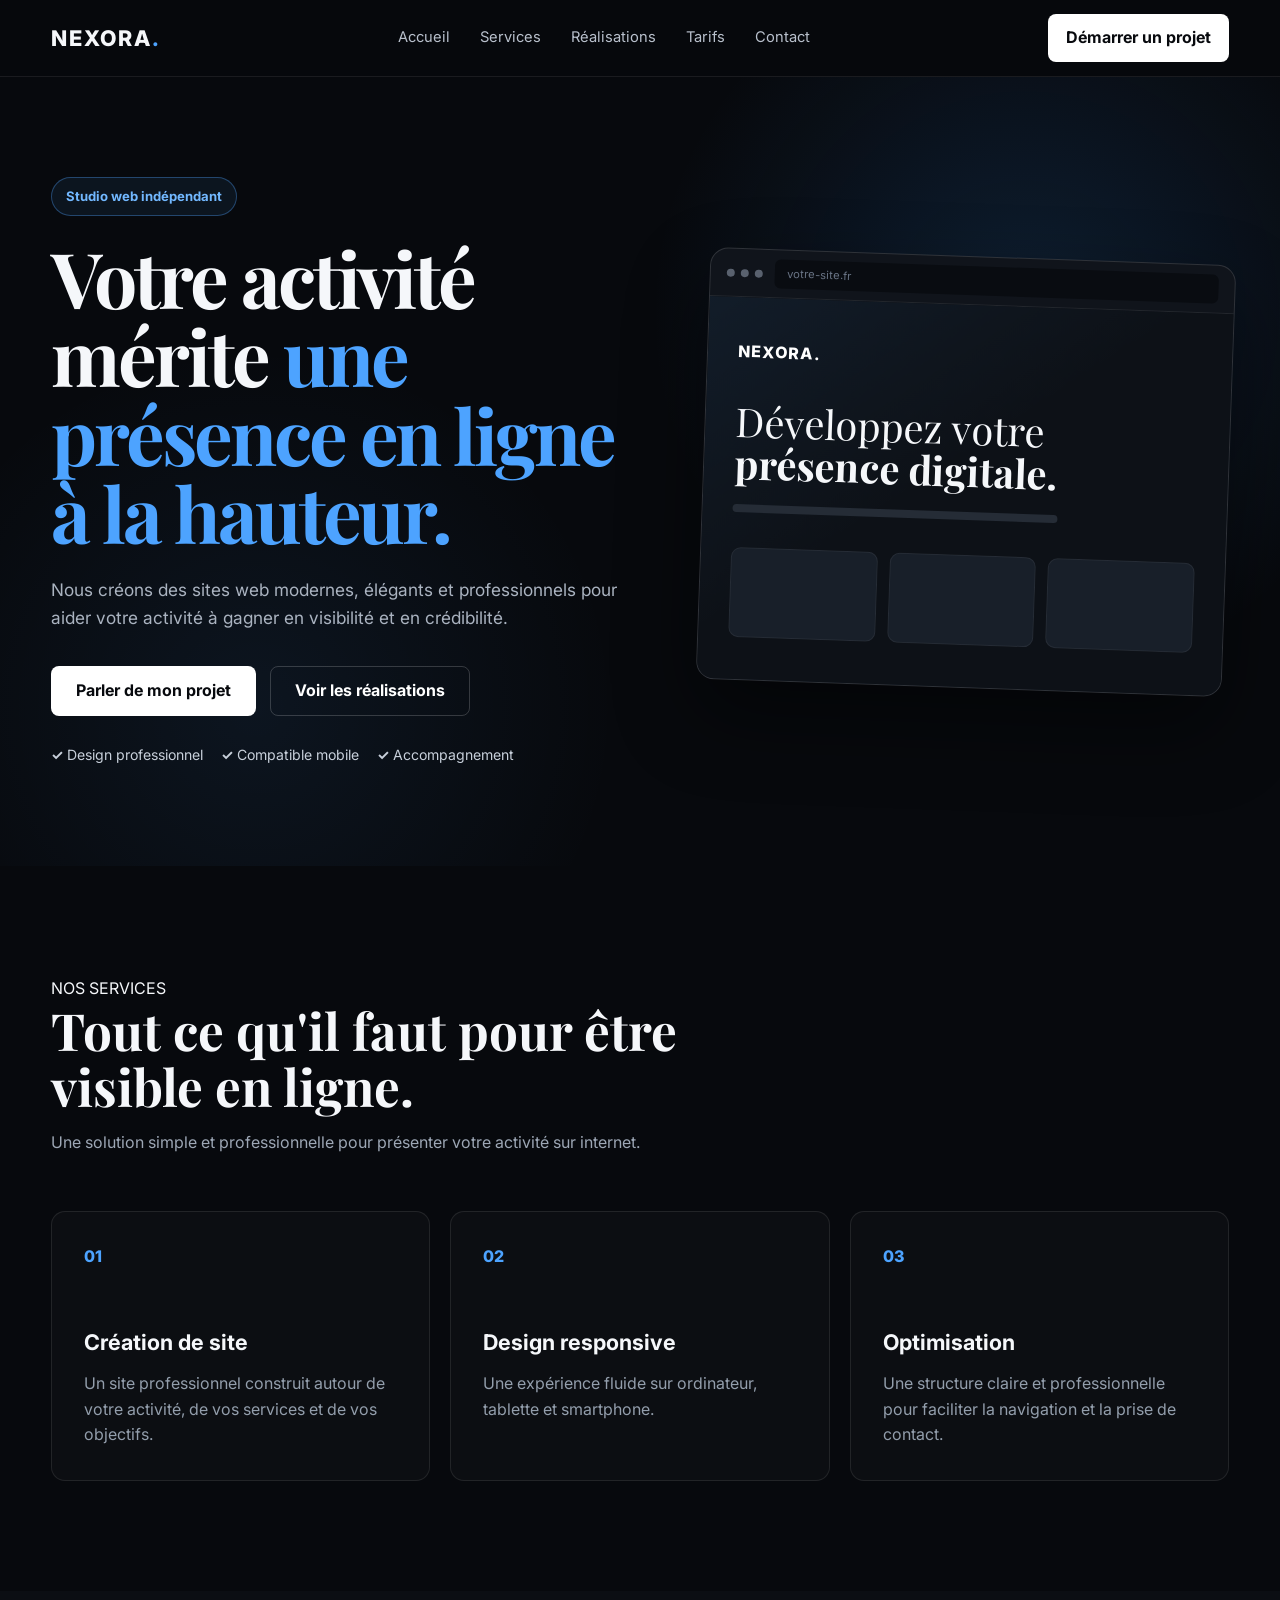
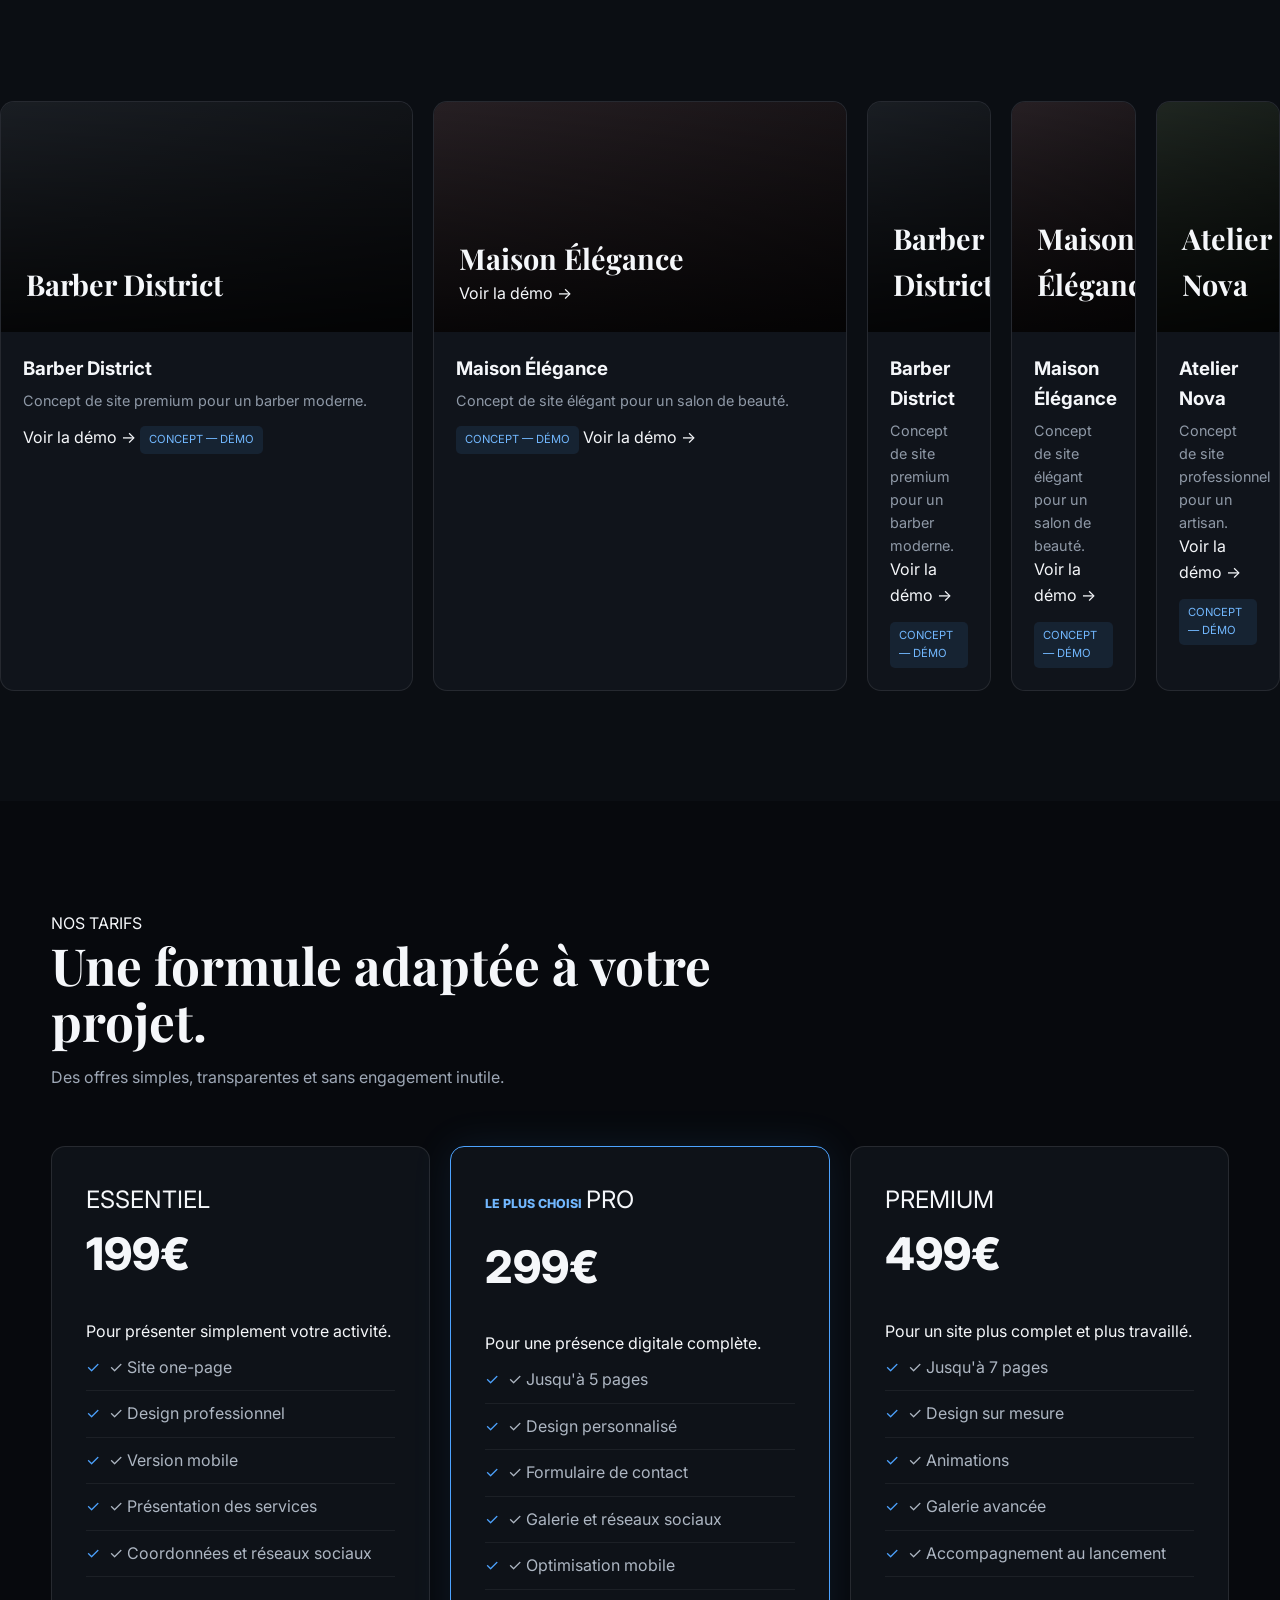
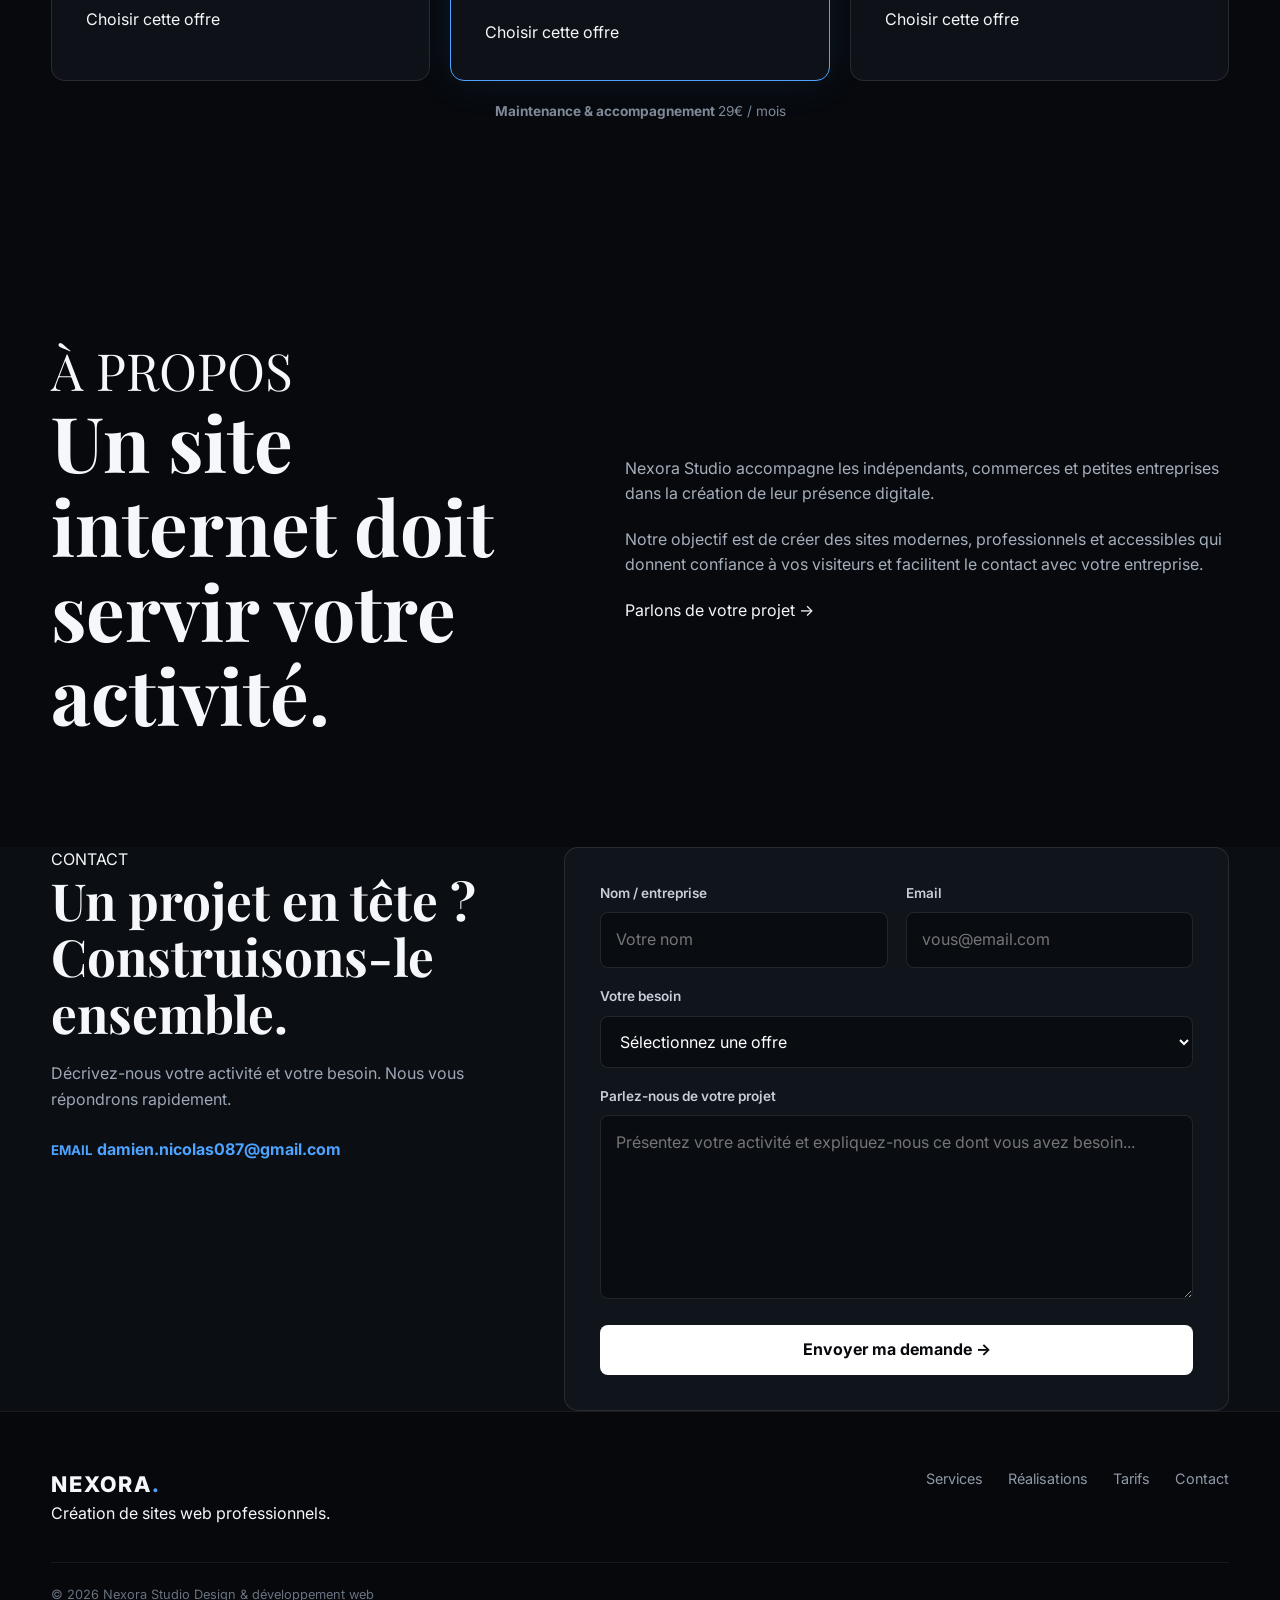
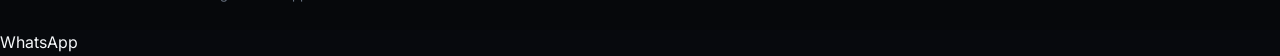
<file: index.html>
<!DOCTYPE html>
<html lang="fr">

<head>
  <meta charset="UTF-8">
  <meta name="viewport" content="width=device-width, initial-scale=1.0">

  <title>Nexora Studio — Création de sites web</title>

  <meta
    name="description"
    content="Nexora Studio crée des sites web modernes, professionnels et adaptés aux entreprises et indépendants."
  >

  <link rel="preconnect" href="https://fonts.googleapis.com">
  <link rel="preconnect" href="https://fonts.gstatic.com" crossorigin>

  <link
    href="https://fonts.googleapis.com/css2?family=Inter:wght@400;500;600;700;800&family=Playfair+Display:wght@600;700&display=swap"
    rel="stylesheet"
  >

  <link rel="stylesheet" href="style.css">
</head>


<body>

  <!-- =========================
       HEADER
  ========================== -->

  <header class="header">

    <div class="container header-inner">

      <a href="#accueil" class="logo">
        NEXORA<span>.</span>
      </a>

      <nav class="navigation">

        <a href="#accueil">Accueil</a>
        <a href="#services">Services</a>
        <a href="#realisations">Réalisations</a>
        <a href="#tarifs">Tarifs</a>
        <a href="#contact">Contact</a>

      </nav>

      <a href="#contact" class="header-button">
        Démarrer un projet
      </a>

      <button class="menu" aria-label="Ouvrir le menu">
        ☰
      </button>

    </div>

  </header>


  <main>

    <!-- =========================
         HERO
    ========================== -->

    <section id="accueil" class="hero">

      <div class="container hero-grid">

        <div class="hero-content">

          <div class="hero-badge">
            <span></span>
            Studio web indépendant
          </div>

          <h1>
            Votre activité mérite
            <span>une présence en ligne à la hauteur.</span>
          </h1>

          <p>
            Nous créons des sites web modernes, élégants et professionnels
            pour aider votre activité à gagner en visibilité et en crédibilité.
          </p>

          <div class="hero-actions">

            <a href="#contact" class="button button-primary">
              Parler de mon projet
            </a>

            <a href="#realisations" class="button button-secondary">
              Voir les réalisations
            </a>

          </div>

          <div class="hero-points">

            <div>
              <strong>✓</strong>
              Design professionnel
            </div>

            <div>
              <strong>✓</strong>
              Compatible mobile
            </div>

            <div>
              <strong>✓</strong>
              Accompagnement
            </div>

          </div>

        </div>


        <div class="hero-card">

          <div class="browser">

            <div class="browser-header">

              <div class="browser-dots">
                <span></span>
                <span></span>
                <span></span>
              </div>

              <div class="browser-address">
                votre-site.fr
              </div>

            </div>


            <div class="browser-body">

              <div class="browser-logo">
                NEXORA<span>.</span>
              </div>

              <div class="browser-title">
                Développez votre
                <strong>présence digitale.</strong>
              </div>

              <div class="browser-line"></div>

              <div class="browser-boxes">

                <div></div>
                <div></div>
                <div></div>

              </div>

            </div>

          </div>

        </div>

      </div>

    </section>


    <!-- =========================
         SERVICES
    ========================== -->

    <section id="services" class="section">

      <div class="container">

        <div class="section-header">

          <span>NOS SERVICES</span>

          <h2>
            Tout ce qu'il faut pour
            <strong>être visible en ligne.</strong>
          </h2>

          <p>
            Une solution simple et professionnelle pour présenter
            votre activité sur internet.
          </p>

        </div>


        <div class="services-grid">

          <article class="service-card">

            <div class="service-number">
              01
            </div>

            <h3>
              Création de site
            </h3>

            <p>
              Un site professionnel construit autour de votre activité,
              de vos services et de vos objectifs.
            </p>

          </article>


          <article class="service-card">

            <div class="service-number">
              02
            </div>

            <h3>
              Design responsive
            </h3>

            <p>
              Une expérience fluide sur ordinateur, tablette
              et smartphone.
            </p>

          </article>


          <article class="service-card">

            <div class="service-number">
              03
            </div>

            <h3>
              Optimisation
            </h3>

            <p>
              Une structure claire et professionnelle pour faciliter
              la navigation et la prise de contact.
            </p>

          </article>

        </div>

      </div>

    </section>


    <!-- =========================
         REALISATIONS
    ========================== -->

    <section id="realisations" class="section section-dark">

      <div class="projects-grid">

<article class="project-card">

  <div class="project-preview project-barber">
    <strong>Barber District</strong>
  </div>

  <div class="project-info">
    <h3>Barber District</h3>
    <p>Concept de site premium pour un barber moderne.</p>

    <a
      href="./barber.html"
      target="_blank"
      rel="noopener noreferrer"
      class="demo-link"
    >
      Voir la démo →
    </a>

    <span class="demo-warning">CONCEPT — DÉMO</span>
  </div>

</article>

  <article class="project-card">
    <div class="project-preview project-beauty">
      <strong>Maison Élégance</strong>
      <a href="./maison-elegance.html"
   target="_blank"
   rel="noopener noreferrer"
   class="demo-link">
  Voir la démo →
</a>
    </div>

    <div class="project-info">
      <h3>Maison Élégance</h3>
      <p>Concept de site élégant pour un salon de beauté.</p>
      <span class="demo-warning">CONCEPT — DÉMO</span>
      <a href="./atelier-nova.html"
   target="_blank"
   rel="noopener noreferrer"
   class="demo-link">
  Voir la démo →
</a>
    </div>
  </article>

<div class="projects-grid">

  <article class="project-card">
    <div class="project-preview project-barber">
      <strong>Barber District</strong>
    </div>

    <div class="project-info">
      <h3>Barber District</h3>
      <p>Concept de site premium pour un barber moderne.</p>

      <a href="./barber.html"
         target="_blank"
         rel="noopener noreferrer"
         class="demo-link">
        Voir la démo →
      </a>

      <span class="demo-warning">CONCEPT — DÉMO</span>
    </div>
  </article>


  <article class="project-card">
    <div class="project-preview project-beauty">
      <strong>Maison Élégance</strong>
    </div>

    <div class="project-info">
      <h3>Maison Élégance</h3>
      <p>Concept de site élégant pour un salon de beauté.</p>

      <a href="./maison-elegance.html"
         target="_blank"
         rel="noopener noreferrer"
         class="demo-link">
        Voir la démo →
      </a>

      <span class="demo-warning">CONCEPT — DÉMO</span>
    </div>
  </article>


  <article class="project-card">
    <div class="project-preview project-artisan">
      <strong>Atelier Nova</strong>
    </div>

    <div class="project-info">
      <h3>Atelier Nova</h3>
      <p>Concept de site professionnel pour un artisan.</p>

      <a href="./atelier-nova.html"
         target="_blank"
         rel="noopener noreferrer"
         class="demo-link">
        Voir la démo →
      </a>

      <span class="demo-warning">CONCEPT — DÉMO</span>
    </div>
  </article>

</div>

    </section>


    <!-- =========================
         TARIFS
    ========================== -->

    <section id="tarifs" class="section">

      <div class="container">

        <div class="section-header">

          <span>NOS TARIFS</span>

          <h2>
            Une formule adaptée
            <strong>à votre projet.</strong>
          </h2>

          <p>
            Des offres simples, transparentes et sans engagement inutile.
          </p>

        </div>


        <div class="pricing-grid">


          <article class="pricing-card">

            <span class="pricing-name">
              ESSENTIEL
            </span>

            <div class="price">
              199€
            </div>

            <p>
              Pour présenter simplement votre activité.
            </p>

            <ul>

              <li>✓ Site one-page</li>
              <li>✓ Design professionnel</li>
              <li>✓ Version mobile</li>
              <li>✓ Présentation des services</li>
              <li>✓ Coordonnées et réseaux sociaux</li>

            </ul>

            <a href="#contact" class="pricing-button">
              Choisir cette offre
            </a>

          </article>


          <article class="pricing-card pricing-featured">

            <div class="pricing-label">
              LE PLUS CHOISI
            </div>

            <span class="pricing-name">
              PRO
            </span>

            <div class="price">
              299€
            </div>

            <p>
              Pour une présence digitale complète.
            </p>

            <ul>

              <li>✓ Jusqu'à 5 pages</li>
              <li>✓ Design personnalisé</li>
              <li>✓ Formulaire de contact</li>
              <li>✓ Galerie et réseaux sociaux</li>
              <li>✓ Optimisation mobile</li>

            </ul>

            <a href="#contact" class="pricing-button">
              Choisir cette offre
            </a>

          </article>


          <article class="pricing-card">

            <span class="pricing-name">
              PREMIUM
            </span>

            <div class="price">
              499€
            </div>

            <p>
              Pour un site plus complet et plus travaillé.
            </p>

            <ul>

              <li>✓ Jusqu'à 7 pages</li>
              <li>✓ Design sur mesure</li>
              <li>✓ Animations</li>
              <li>✓ Galerie avancée</li>
              <li>✓ Accompagnement au lancement</li>

            </ul>

            <a href="#contact" class="pricing-button">
              Choisir cette offre
            </a>

          </article>


        </div>


        <div class="maintenance">

          <strong>
            Maintenance & accompagnement
          </strong>

          <span>
            29€ / mois
          </span>

        </div>

      </div>

    </section>


    <!-- =========================
         À PROPOS
    ========================== -->

    <section id="apropos" class="section about">

      <div class="container about-grid">

        <div class="about-title">

          <span>À PROPOS</span>

          <h2>
            Un site internet doit
            <strong>servir votre activité.</strong>
          </h2>

        </div>


        <div class="about-content">

          <p>
            Nexora Studio accompagne les indépendants, commerces
            et petites entreprises dans la création de leur présence
            digitale.
          </p>

          <p>
            Notre objectif est de créer des sites modernes,
            professionnels et accessibles qui donnent confiance
            à vos visiteurs et facilitent le contact avec votre entreprise.
          </p>

          <a href="#contact">
            Parlons de votre projet →
          </a>

        </div>

      </div>

    </section>


    <!-- =========================
         CONTACT
    ========================== -->

    <section id="contact" class="contact">

      <div class="container contact-grid">

        <div class="contact-intro">

          <span>CONTACT</span>

          <h2>
            Un projet en tête ?
            <strong>Construisons-le ensemble.</strong>
          </h2>

          <p>
            Décrivez-nous votre activité et votre besoin.
            Nous vous répondrons rapidement.
          </p>


          <div class="contact-email">

            <small>EMAIL</small>

            <a href="mailto:damien.nicolas087@gmail.com">
              damien.nicolas087@gmail.com
            </a>

          </div>

        </div>


        <form id="form" class="contact-form">

          <div class="form-row">

            <div class="form-group">

              <label for="name">
                Nom / entreprise
              </label>

              <input
                type="text"
                id="name"
                placeholder="Votre nom"
                required
              >

            </div>


            <div class="form-group">

              <label for="email">
                Email
              </label>

              <input
                type="email"
                id="email"
                placeholder="vous@email.com"
                required
              >

            </div>

          </div>


          <div class="form-group">

            <label for="offer">
              Votre besoin
            </label>

            <select id="offer" required>

              <option value="">
                Sélectionnez une offre
              </option>

              <option value="Essentiel — 199€">
                Essentiel — 199€
              </option>

              <option value="Pro — 299€">
                Pro — 299€
              </option>

              <option value="Premium — 499€">
                Premium — 499€
              </option>

              <option value="Je ne sais pas encore">
                Je ne sais pas encore
              </option>

            </select>

          </div>


          <div class="form-group">

            <label for="message">
              Parlez-nous de votre projet
            </label>

            <textarea
              id="message"
              rows="6"
              placeholder="Présentez votre activité et expliquez-nous ce dont vous avez besoin..."
              required
            ></textarea>

          </div>


          <button
            type="submit"
            class="button button-primary button-full"
          >
            Envoyer ma demande →
          </button>

        </form>

      </div>

    </section>

  </main>


  <!-- =========================
       FOOTER
  ========================== -->

  <footer class="footer">

    <div class="container footer-top">

      <div>

        <a href="#accueil" class="logo">
          NEXORA<span>.</span>
        </a>

        <p>
          Création de sites web professionnels.
        </p>

      </div>


      <div class="footer-links">

        <a href="#services">Services</a>
        <a href="#realisations">Réalisations</a>
        <a href="#tarifs">Tarifs</a>
        <a href="#contact">Contact</a>

      </div>

    </div>


    <div class="container footer-bottom">

      <span>
        © <span id="year"></span> Nexora Studio
      </span>

      <span>
        Design & développement web
      </span>

    </div>

  </footer>


  <script src="script.js"></script>

</body>
  <!-- BOUTON WHATSAPP -->
<a
  href="https://wa.me/33769253638"
  class="whatsapp-button"
  target="_blank"
  rel="noopener noreferrer"
  aria-label="Contacter Nexora Studio sur WhatsApp"
>
  WhatsApp
</a>

</html>
</file>
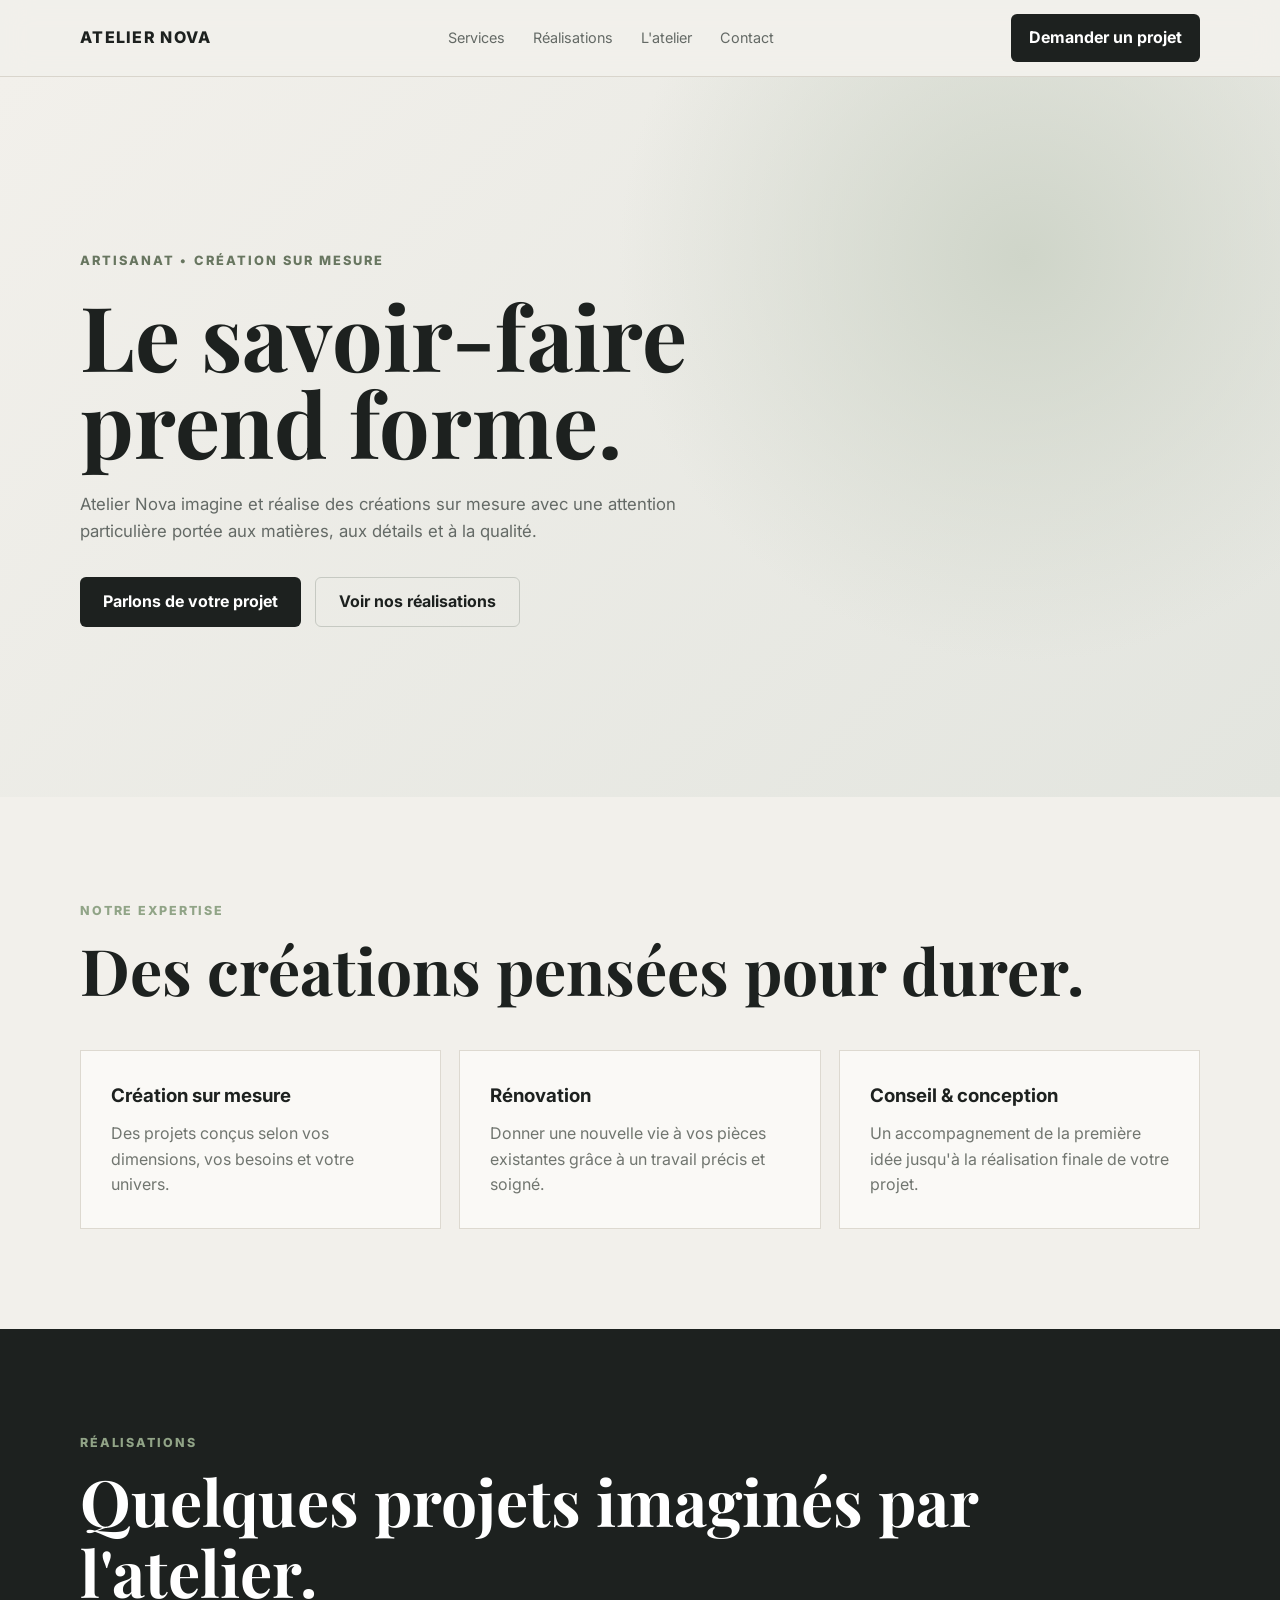
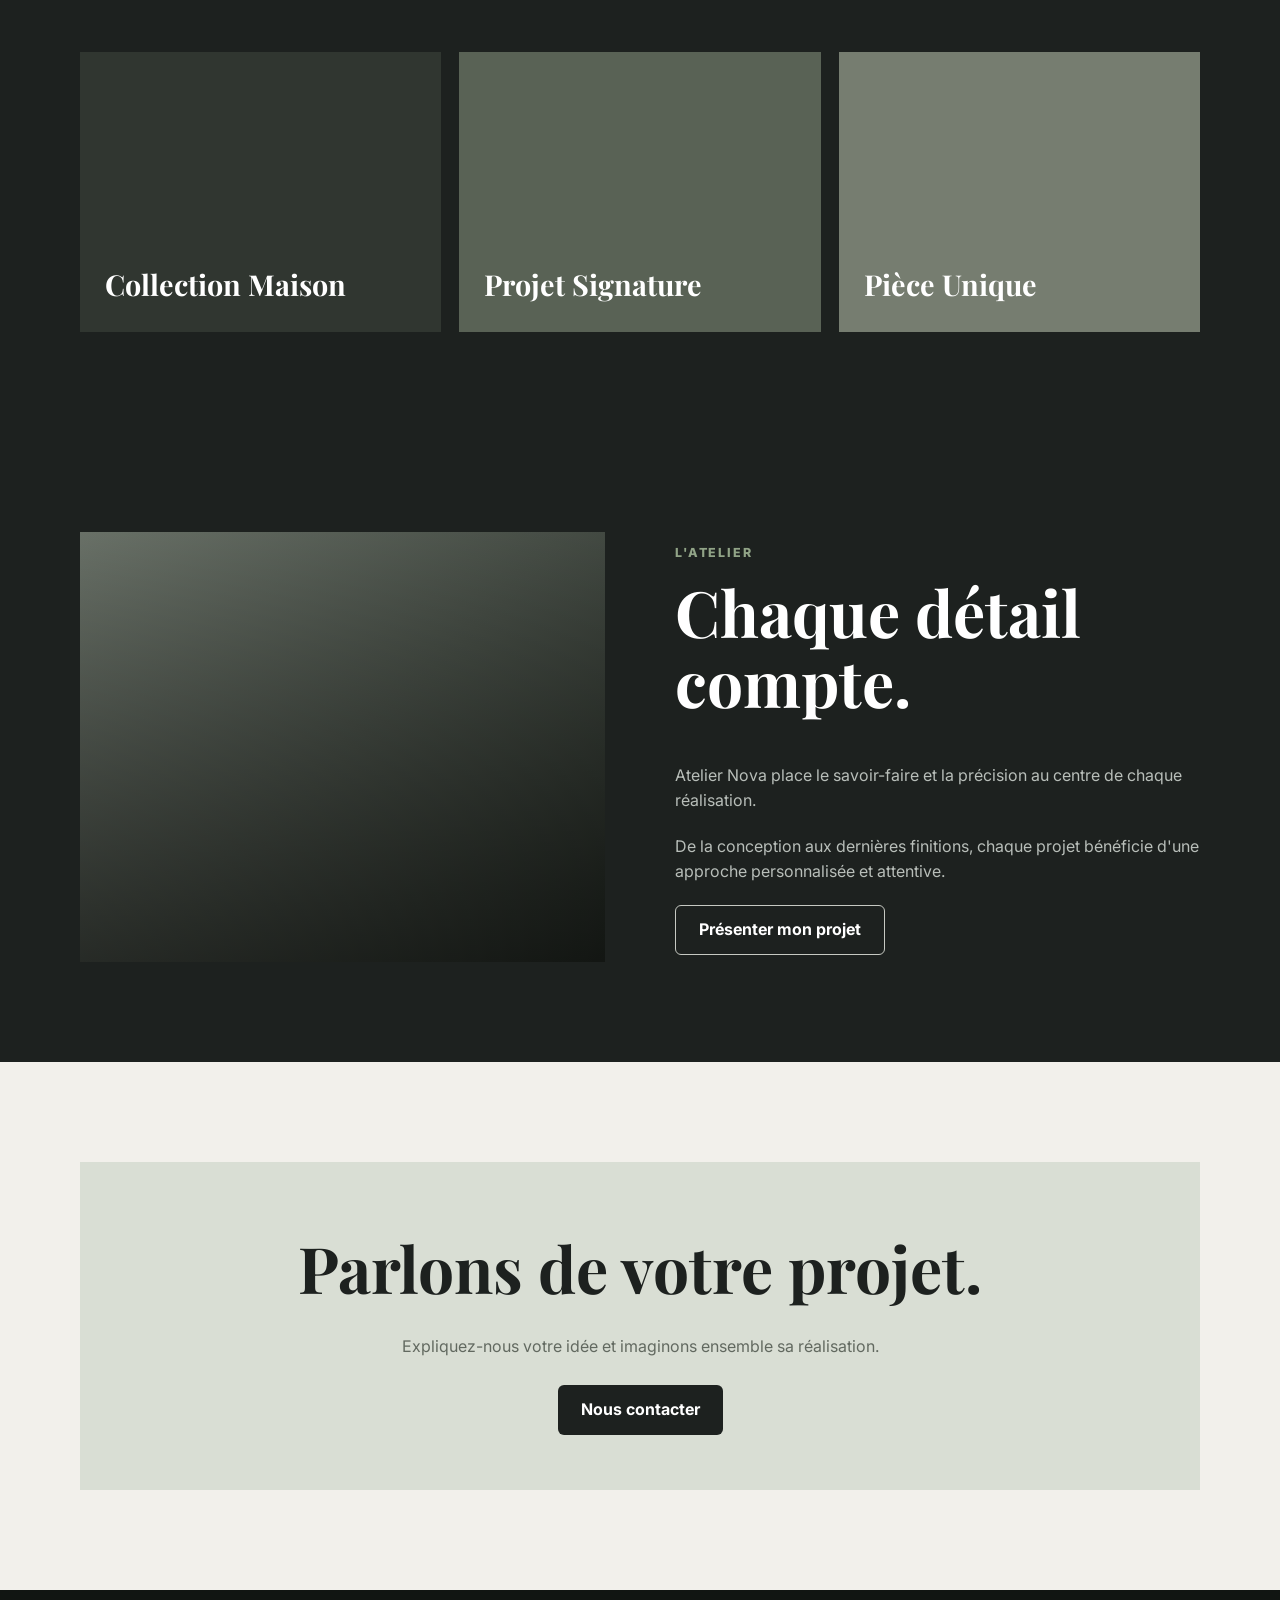
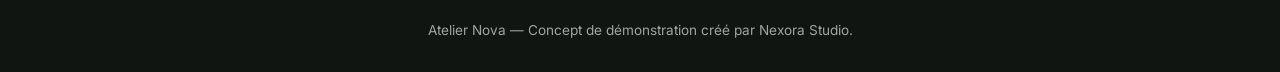
<file: atelier-nova.html>
<!DOCTYPE html>
<html lang="fr">
<head>
  <meta charset="UTF-8">
  <meta name="viewport" content="width=device-width, initial-scale=1.0">

  <title>Atelier Nova — Artisan & Création</title>
  <meta
    name="description"
    content="Atelier Nova — Création artisanale, savoir-faire et projets sur mesure."
  >

  <link rel="preconnect" href="https://fonts.googleapis.com">
  <link rel="preconnect" href="https://fonts.gstatic.com" crossorigin>

  <link
    href="https://fonts.googleapis.com/css2?family=Inter:wght@400;500;600;700;800&family=Playfair+Display:wght@600;700&display=swap"
    rel="stylesheet"
  >

  <style>
    * {
      margin: 0;
      padding: 0;
      box-sizing: border-box;
    }

    html {
      scroll-behavior: smooth;
    }

    body {
      font-family: "Inter", sans-serif;
      background: #f2f0eb;
      color: #1d211f;
      line-height: 1.6;
    }

    a {
      text-decoration: none;
      color: inherit;
    }

    .container {
      width: min(1120px, 92%);
      margin: auto;
    }

    header {
      position: sticky;
      top: 0;
      z-index: 1000;
      background: rgba(242, 240, 235, 0.93);
      backdrop-filter: blur(15px);
      border-bottom: 1px solid #d9d5cc;
    }

    .header-inner {
      min-height: 76px;
      display: flex;
      align-items: center;
      justify-content: space-between;
      gap: 25px;
    }

    .logo {
      font-weight: 800;
      letter-spacing: .08em;
    }

    nav {
      display: flex;
      gap: 28px;
      color: #646a66;
      font-size: .9rem;
    }

    nav a:hover {
      color: #1d211f;
    }

    .header-button {
      padding: 11px 18px;
      background: #1d211f;
      color: #fff;
      border-radius: 6px;
      font-weight: 700;
    }

    .hero {
      min-height: 720px;
      display: flex;
      align-items: center;
      background:
        radial-gradient(circle at 80% 25%, #cfd5c9, transparent 35%),
        linear-gradient(135deg, #f2f0eb, #e3e5df);
    }

    .hero-content {
      max-width: 720px;
    }

    .eyebrow {
      color: #687660;
      font-size: .8rem;
      font-weight: 800;
      letter-spacing: .16em;
      text-transform: uppercase;
    }

    h1,
    h2 {
      font-family: "Playfair Display", serif;
    }

    .hero h1 {
      margin-top: 18px;
      font-size: clamp(3.2rem, 7vw, 6.2rem);
      line-height: .98;
      margin-bottom: 25px;
    }

    .hero p {
      max-width: 610px;
      color: #646a66;
      font-size: 1.05rem;
    }

    .actions {
      display: flex;
      flex-wrap: wrap;
      gap: 14px;
      margin-top: 32px;
    }

    .button {
      display: inline-flex;
      justify-content: center;
      align-items: center;
      min-height: 50px;
      padding: 0 23px;
      border-radius: 6px;
      font-weight: 700;
      transition: .25s ease;
    }

    .button:hover {
      transform: translateY(-2px);
    }

    .button-dark {
      background: #1d211f;
      color: #fff;
    }

    .button-light {
      border: 1px solid #c6c9c2;
    }

    section {
      padding: 100px 0;
    }

    .section-dark {
      background: #1d211f;
      color: #fff;
    }

    .section-title {
      margin-bottom: 45px;
    }

    .section-title span {
      color: #91a487;
      font-size: .78rem;
      font-weight: 800;
      letter-spacing: .15em;
      text-transform: uppercase;
    }

    .section-title h2 {
      margin-top: 12px;
      font-size: clamp(2.4rem, 5vw, 4rem);
      line-height: 1.1;
    }

    .services {
      display: grid;
      grid-template-columns: repeat(3, 1fr);
      gap: 18px;
    }

    .service {
      padding: 30px;
      background: #faf9f6;
      border: 1px solid #ddd9d0;
    }

    .service h3 {
      margin-bottom: 10px;
    }

    .service p {
      color: #717670;
    }

    .projects {
      display: grid;
      grid-template-columns: repeat(3, 1fr);
      gap: 18px;
    }

    .project {
      min-height: 280px;
      padding: 25px;
      display: flex;
      align-items: end;
      background: #303630;
      color: #fff;
    }

    .project:nth-child(2) {
      background: #596255;
    }

    .project:nth-child(3) {
      background: #767d70;
    }

    .project strong {
      font-family: "Playfair Display", serif;
      font-size: 1.8rem;
    }

    .about-grid {
      display: grid;
      grid-template-columns: 1fr 1fr;
      gap: 70px;
      align-items: center;
    }

    .about-image {
      min-height: 430px;
      background:
        linear-gradient(rgba(0,0,0,.15), rgba(0,0,0,.55)),
        linear-gradient(135deg, #7b8479, #293029);
    }

    .about-text p {
      color: #b8beb9;
      margin-bottom: 20px;
    }

    .contact {
      text-align: center;
    }

    .contact-box {
      padding: 55px 30px;
      background: #d9ded4;
    }

    .contact-box h2 {
      font-size: clamp(2.4rem, 5vw, 4rem);
      margin-bottom: 15px;
    }

    .contact-box p {
      color: #626960;
      margin-bottom: 25px;
    }

    footer {
      padding: 30px 0;
      background: #111512;
      color: #9ea59f;
      text-align: center;
      font-size: .85rem;
    }

    @media (max-width: 800px) {
      nav,
      .header-button {
        display: none;
      }

      .services,
      .projects,
      .about-grid {
        grid-template-columns: 1fr;
      }

      section {
        padding: 75px 0;
      }
    }
  </style>
</head>

<body>

<header>
  <div class="container header-inner">

    <a href="#" class="logo">
      ATELIER NOVA
    </a>

    <nav>
      <a href="#services">Services</a>
      <a href="#projets">Réalisations</a>
      <a href="#atelier">L'atelier</a>
      <a href="#contact">Contact</a>
    </nav>

    <a href="#contact" class="header-button">
      Demander un projet
    </a>

  </div>
</header>

<main>

  <section class="hero">
    <div class="container">

      <div class="hero-content">

        <span class="eyebrow">
          Artisanat • Création sur mesure
        </span>

        <h1>
          Le savoir-faire<br>
          prend forme.
        </h1>

        <p>
          Atelier Nova imagine et réalise des créations sur mesure
          avec une attention particulière portée aux matières,
          aux détails et à la qualité.
        </p>

        <div class="actions">
          <a href="#contact" class="button button-dark">
            Parlons de votre projet
          </a>

          <a href="#projets" class="button button-light">
            Voir nos réalisations
          </a>
        </div>

      </div>

    </div>
  </section>

  <section id="services">

    <div class="container">

      <div class="section-title">
        <span>Notre expertise</span>
        <h2>Des créations pensées pour durer.</h2>
      </div>

      <div class="services">

        <article class="service">
          <h3>Création sur mesure</h3>
          <p>
            Des projets conçus selon vos dimensions, vos besoins
            et votre univers.
          </p>
        </article>

        <article class="service">
          <h3>Rénovation</h3>
          <p>
            Donner une nouvelle vie à vos pièces existantes
            grâce à un travail précis et soigné.
          </p>
        </article>

        <article class="service">
          <h3>Conseil & conception</h3>
          <p>
            Un accompagnement de la première idée jusqu'à la
            réalisation finale de votre projet.
          </p>
        </article>

      </div>

    </div>

  </section>

  <section id="projets" class="section-dark">

    <div class="container">

      <div class="section-title">
        <span>Réalisations</span>
        <h2>Quelques projets imaginés par l'atelier.</h2>
      </div>

      <div class="projects">

        <article class="project">
          <strong>Collection Maison</strong>
        </article>

        <article class="project">
          <strong>Projet Signature</strong>
        </article>

        <article class="project">
          <strong>Pièce Unique</strong>
        </article>

      </div>

    </div>

  </section>

  <section id="atelier" class="section-dark">

    <div class="container">

      <div class="about-grid">

        <div class="about-image"></div>

        <div class="about-text">

          <div class="section-title">
            <span>L'atelier</span>
            <h2>Chaque détail compte.</h2>
          </div>

          <p>
            Atelier Nova place le savoir-faire et la précision
            au centre de chaque réalisation.
          </p>

          <p>
            De la conception aux dernières finitions, chaque projet
            bénéficie d'une approche personnalisée et attentive.
          </p>

          <a href="#contact" class="button button-light">
            Présenter mon projet
          </a>

        </div>

      </div>

    </div>

  </section>

  <section id="contact" class="contact">

    <div class="container">

      <div class="contact-box">

        <h2>Parlons de votre projet.</h2>

        <p>
          Expliquez-nous votre idée et imaginons ensemble sa réalisation.
        </p>

        <a href="#" class="button button-dark">
          Nous contacter
        </a>

      </div>

    </div>

  </section>

</main>

<footer>
  Atelier Nova — Concept de démonstration créé par Nexora Studio.
</footer>

</body>
</html>
</file>
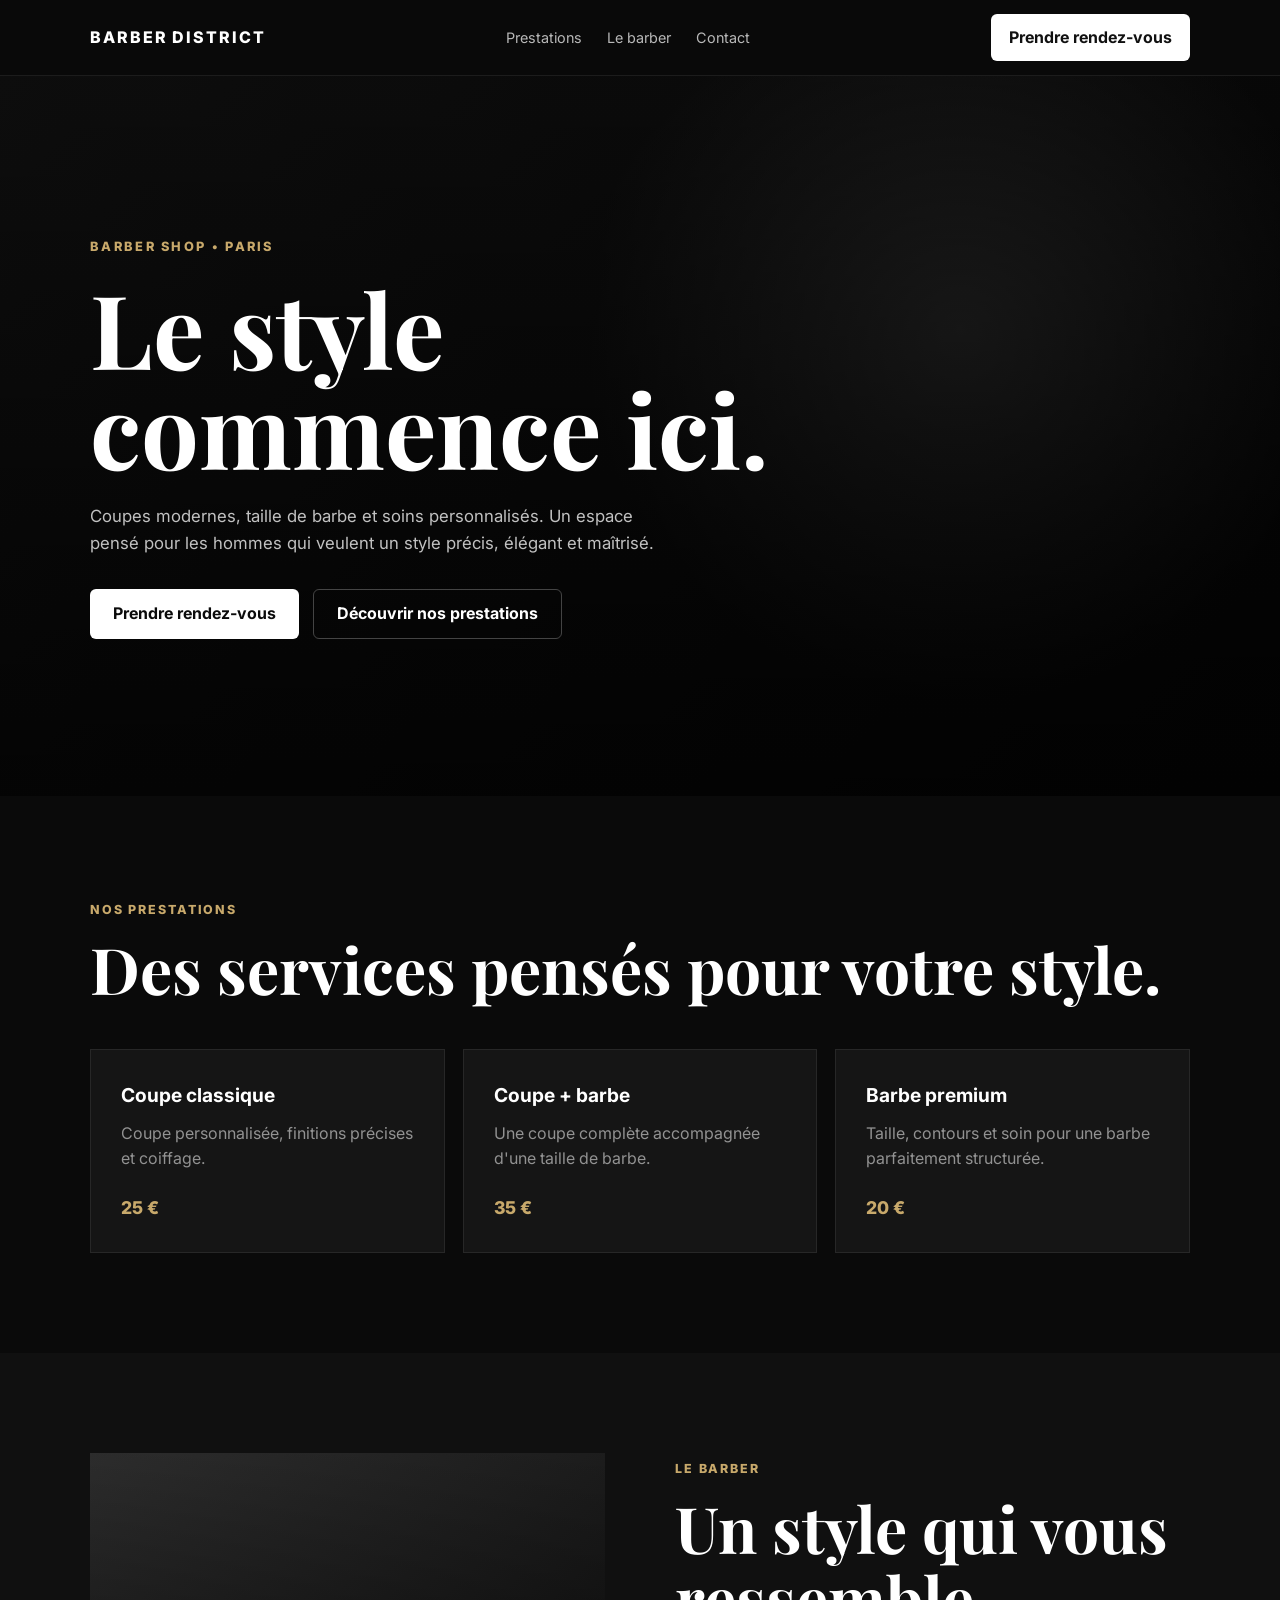
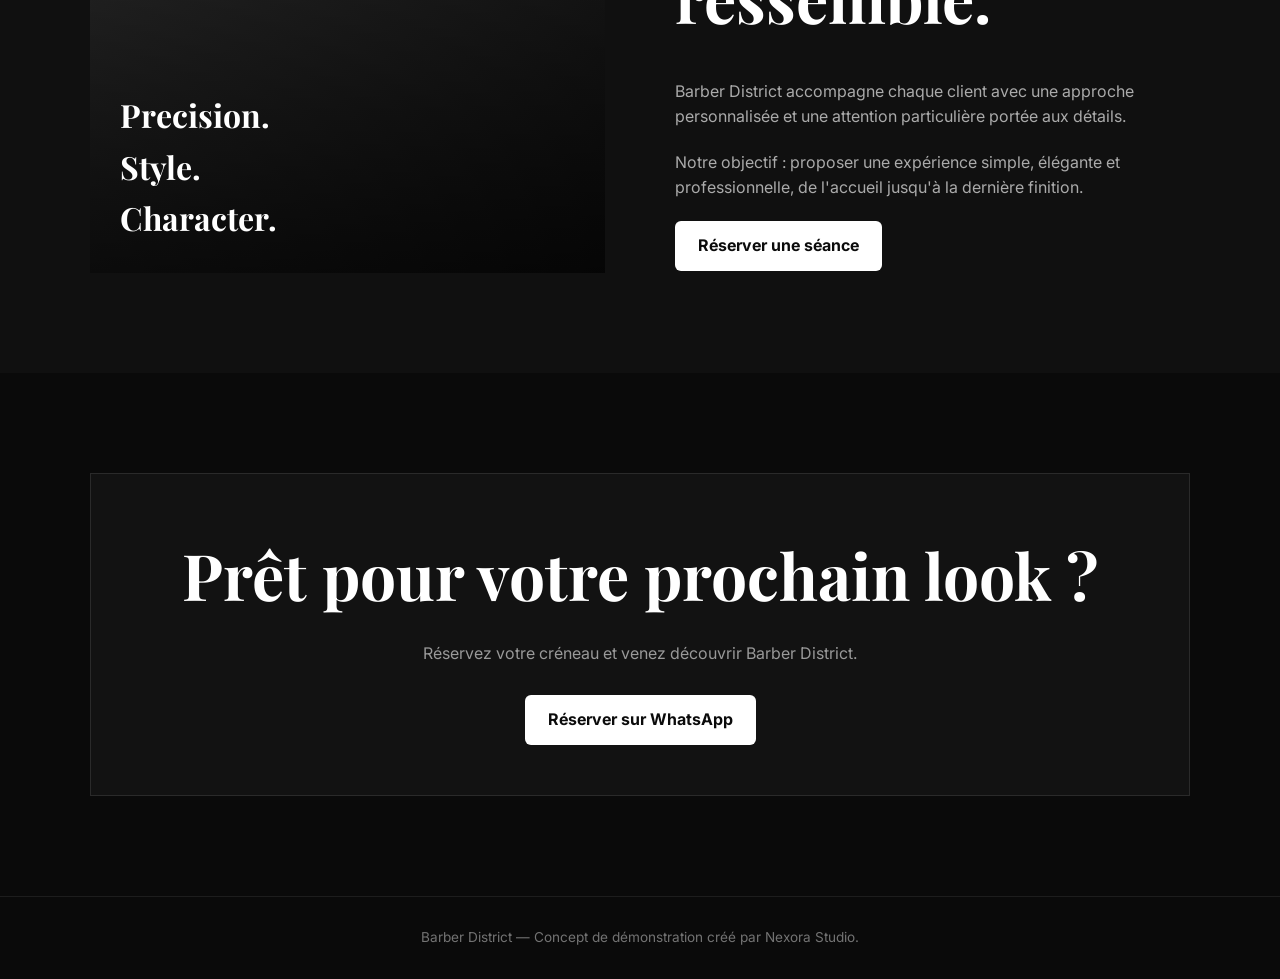
<file: barber.html>
<!DOCTYPE html>
<html lang="fr">
<head>
  <meta charset="UTF-8">
  <meta name="viewport" content="width=device-width, initial-scale=1.0">

  <title>Barber District — Barber Shop</title>
  <meta
    name="description"
    content="Barber District — Coupe, barbe et soins pour homme."
  >

  <link rel="preconnect" href="https://fonts.googleapis.com">
  <link rel="preconnect" href="https://fonts.gstatic.com" crossorigin>

  <link
    href="https://fonts.googleapis.com/css2?family=Inter:wght@400;500;600;700;800&family=Playfair+Display:wght@600;700&display=swap"
    rel="stylesheet"
  >

  <style>
    * {
      margin: 0;
      padding: 0;
      box-sizing: border-box;
    }

    html {
      scroll-behavior: smooth;
    }

    body {
      font-family: "Inter", sans-serif;
      background: #0a0a0a;
      color: #fff;
      line-height: 1.6;
    }

    a {
      color: inherit;
      text-decoration: none;
    }

    .container {
      width: min(1100px, 92%);
      margin: auto;
    }

    header {
      position: sticky;
      top: 0;
      z-index: 1000;
      background: rgba(10, 10, 10, 0.92);
      backdrop-filter: blur(15px);
      border-bottom: 1px solid rgba(255,255,255,.08);
    }

    .header-inner {
      min-height: 75px;
      display: flex;
      align-items: center;
      justify-content: space-between;
    }

    .logo {
      font-weight: 800;
      letter-spacing: .12em;
    }

    nav {
      display: flex;
      gap: 25px;
      color: #b8b8b8;
      font-size: .9rem;
    }

    nav a:hover {
      color: #fff;
    }

    .header-button {
      background: #fff;
      color: #111;
      padding: 11px 18px;
      border-radius: 6px;
      font-weight: 700;
    }

    .hero {
      min-height: 720px;
      display: flex;
      align-items: center;
      background:
        linear-gradient(rgba(0,0,0,.48), rgba(0,0,0,.78)),
        radial-gradient(circle at 75% 35%, #343434, transparent 35%),
        linear-gradient(135deg, #191919, #080808);
    }

    .hero-content {
      max-width: 700px;
    }

    .eyebrow {
      display: inline-block;
      margin-bottom: 20px;
      color: #c8a96b;
      font-size: .8rem;
      font-weight: 800;
      letter-spacing: .18em;
      text-transform: uppercase;
    }

    .hero h1 {
      font-family: "Playfair Display", serif;
      font-size: clamp(3.2rem, 8vw, 6.5rem);
      line-height: .98;
      margin-bottom: 25px;
    }

    .hero p {
      max-width: 590px;
      color: #c1c1c1;
      font-size: 1.05rem;
    }

    .hero-actions {
      display: flex;
      flex-wrap: wrap;
      gap: 14px;
      margin-top: 32px;
    }

    .button {
      display: inline-flex;
      justify-content: center;
      align-items: center;
      min-height: 50px;
      padding: 0 23px;
      border-radius: 6px;
      font-weight: 700;
      transition: .25s ease;
    }

    .button-primary {
      background: #fff;
      color: #0b0b0b;
    }

    .button-secondary {
      border: 1px solid rgba(255,255,255,.25);
    }

    .button:hover {
      transform: translateY(-2px);
    }

    section {
      padding: 100px 0;
    }

    .section-dark {
      background: #101010;
    }

    .section-title {
      margin-bottom: 45px;
    }

    .section-title span {
      color: #c8a96b;
      font-size: .78rem;
      font-weight: 800;
      letter-spacing: .15em;
      text-transform: uppercase;
    }

    .section-title h2 {
      margin-top: 12px;
      font-family: "Playfair Display", serif;
      font-size: clamp(2.3rem, 5vw, 4rem);
      line-height: 1.1;
    }

    .services {
      display: grid;
      grid-template-columns: repeat(3, 1fr);
      gap: 18px;
    }

    .service {
      padding: 30px;
      border: 1px solid rgba(255,255,255,.08);
      background: #151515;
    }

    .service h3 {
      margin-bottom: 10px;
      font-size: 1.2rem;
    }

    .service p {
      color: #929292;
    }

    .price {
      margin-top: 22px;
      color: #c8a96b;
      font-weight: 800;
      font-size: 1.1rem;
    }

    .about-grid {
      display: grid;
      grid-template-columns: 1fr 1fr;
      gap: 70px;
      align-items: center;
    }

    .about-image {
      min-height: 420px;
      background:
        linear-gradient(rgba(0,0,0,.15), rgba(0,0,0,.7)),
        linear-gradient(135deg, #343434, #121212);
      display: flex;
      align-items: end;
      padding: 30px;
    }

    .about-image strong {
      font-family: "Playfair Display", serif;
      font-size: 2rem;
    }

    .about-text p {
      color: #aaa;
      margin-bottom: 20px;
    }

    .contact {
      background: #0a0a0a;
    }

    .contact-box {
      padding: 50px;
      border: 1px solid rgba(255,255,255,.1);
      background: #121212;
      text-align: center;
    }

    .contact-box h2 {
      font-family: "Playfair Display", serif;
      font-size: clamp(2.3rem, 5vw, 4rem);
      margin-bottom: 15px;
    }

    .contact-box p {
      color: #999;
      margin-bottom: 28px;
    }

    footer {
      padding: 30px 0;
      border-top: 1px solid rgba(255,255,255,.08);
      color: #737373;
      text-align: center;
      font-size: .85rem;
    }

    @media (max-width: 800px) {
      nav {
        display: none;
      }

      .header-button {
        display: none;
      }

      .services,
      .about-grid {
        grid-template-columns: 1fr;
      }

      .hero {
        min-height: 650px;
      }

      section {
        padding: 75px 0;
      }

      .contact-box {
        padding: 30px 20px;
      }
    }
  </style>
</head>

<body>

<header>
  <div class="container header-inner">

    <a href="#" class="logo">
      BARBER DISTRICT
    </a>

    <nav>
      <a href="#prestations">Prestations</a>
      <a href="#apropos">Le barber</a>
      <a href="#contact">Contact</a>
    </nav>

    <a href="#contact" class="header-button">
      Prendre rendez-vous
    </a>

  </div>
</header>

<main>

  <section class="hero">
    <div class="container">
      <div class="hero-content">

        <span class="eyebrow">
          Barber Shop • Paris
        </span>

        <h1>
          Le style<br>
          commence ici.
        </h1>

        <p>
          Coupes modernes, taille de barbe et soins personnalisés.
          Un espace pensé pour les hommes qui veulent un style précis,
          élégant et maîtrisé.
        </p>

        <div class="hero-actions">
          <a href="#contact" class="button button-primary">
            Prendre rendez-vous
          </a>

          <a href="#prestations" class="button button-secondary">
            Découvrir nos prestations
          </a>
        </div>

      </div>
    </div>
  </section>

  <section id="prestations">
    <div class="container">

      <div class="section-title">
        <span>Nos prestations</span>
        <h2>Des services pensés pour votre style.</h2>
      </div>

      <div class="services">

        <article class="service">
          <h3>Coupe classique</h3>
          <p>
            Coupe personnalisée, finitions précises et coiffage.
          </p>
          <div class="price">25 €</div>
        </article>

        <article class="service">
          <h3>Coupe + barbe</h3>
          <p>
            Une coupe complète accompagnée d'une taille de barbe.
          </p>
          <div class="price">35 €</div>
        </article>

        <article class="service">
          <h3>Barbe premium</h3>
          <p>
            Taille, contours et soin pour une barbe parfaitement structurée.
          </p>
          <div class="price">20 €</div>
        </article>

      </div>
    </div>
  </section>

  <section id="apropos" class="section-dark">
    <div class="container">

      <div class="about-grid">

        <div class="about-image">
          <strong>Precision.<br>Style.<br>Character.</strong>
        </div>

        <div class="about-text">

          <div class="section-title">
            <span>Le barber</span>
            <h2>Un style qui vous ressemble.</h2>
          </div>

          <p>
            Barber District accompagne chaque client avec une approche
            personnalisée et une attention particulière portée aux détails.
          </p>

          <p>
            Notre objectif : proposer une expérience simple, élégante
            et professionnelle, de l'accueil jusqu'à la dernière finition.
          </p>

          <a href="#contact" class="button button-primary">
            Réserver une séance
          </a>

        </div>

      </div>
    </div>
  </section>

  <section id="contact" class="contact">
    <div class="container">

      <div class="contact-box">

        <h2>Prêt pour votre prochain look ?</h2>

        <p>
          Réservez votre créneau et venez découvrir Barber District.
        </p>

        <a
          href="https://wa.me/33612345678"
          class="button button-primary"
          target="_blank"
          rel="noopener noreferrer"
        >
          Réserver sur WhatsApp
        </a>

      </div>

    </div>
  </section>

</main>

<footer>
  <div class="container">
    Barber District — Concept de démonstration créé par Nexora Studio.
  </div>
</footer>

</body>
</html>
</file>
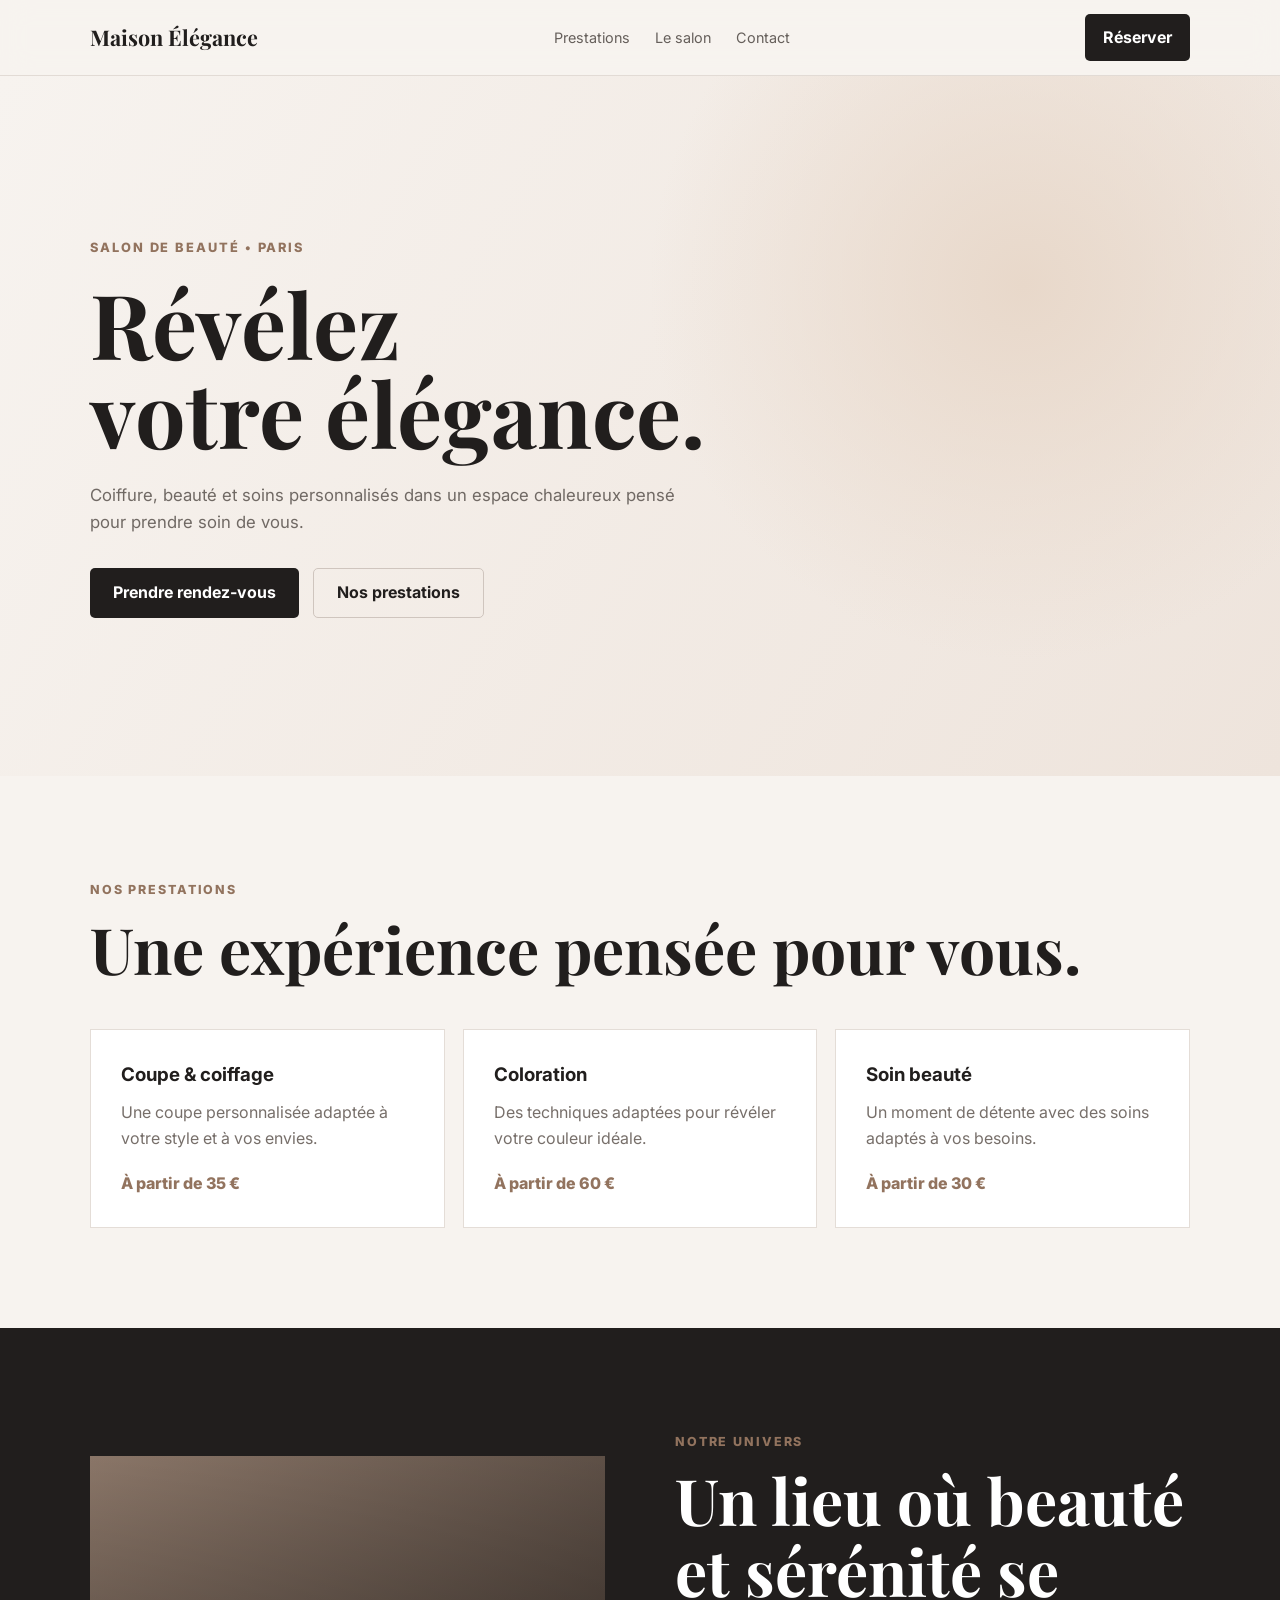
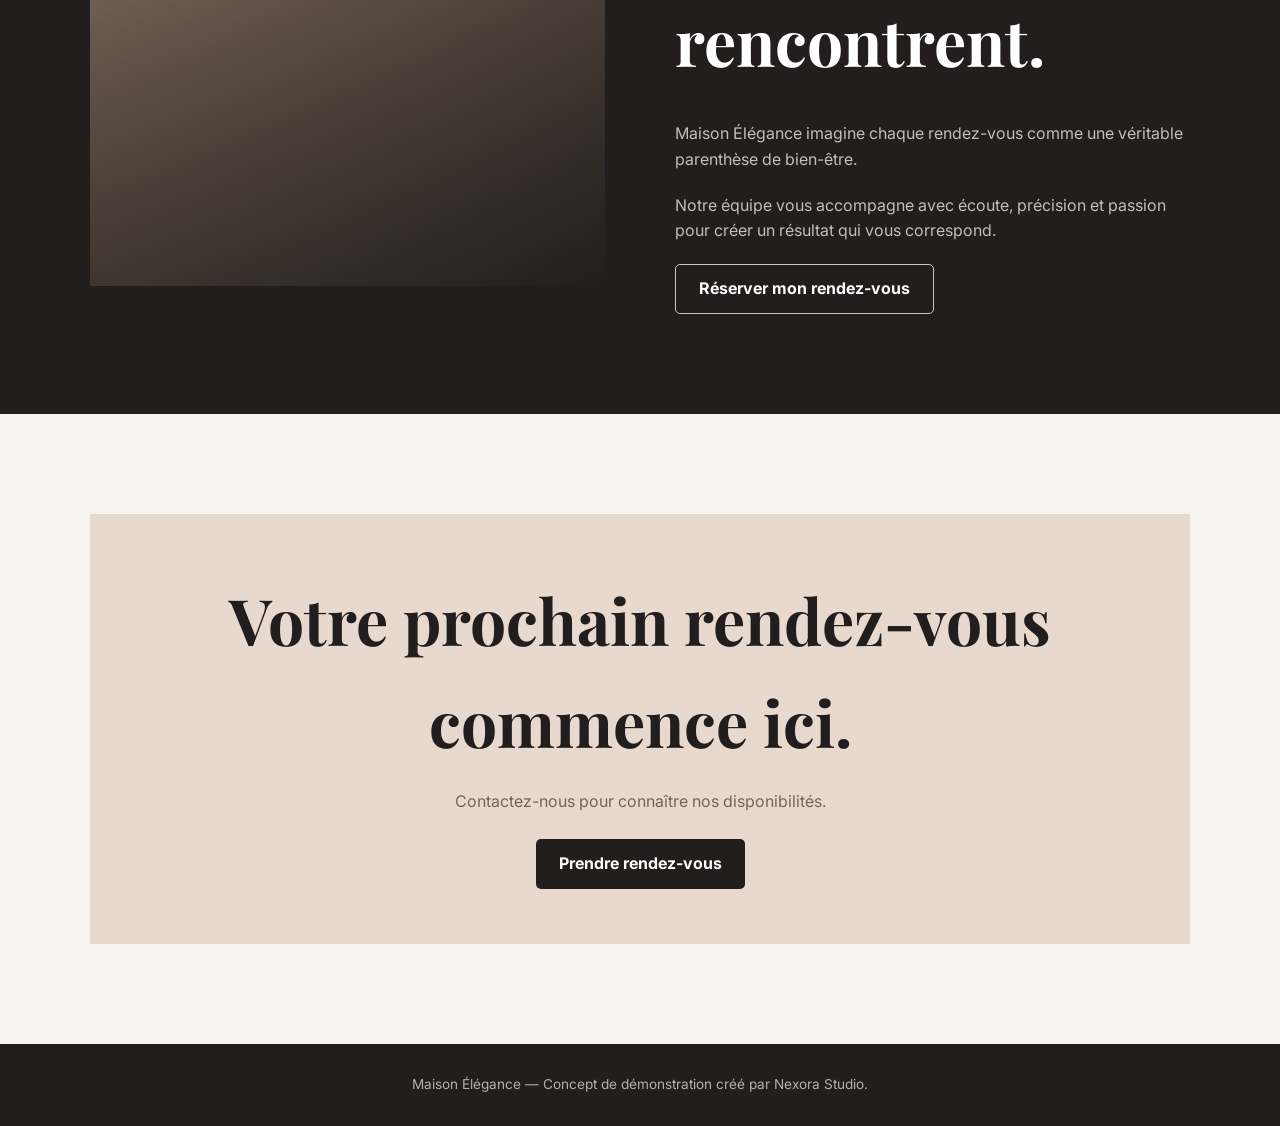
<file: maison-elegance.html>
<!DOCTYPE html>
<html lang="fr">
<head>
  <meta charset="UTF-8">
  <meta name="viewport" content="width=device-width, initial-scale=1.0">

  <title>Maison Élégance — Salon de beauté</title>
  <meta name="description" content="Maison Élégance — Salon de beauté et coiffure.">

  <link rel="preconnect" href="https://fonts.googleapis.com">
  <link rel="preconnect" href="https://fonts.gstatic.com" crossorigin>

  <link href="https://fonts.googleapis.com/css2?family=Inter:wght@400;500;600;700&family=Playfair+Display:wght@600;700&display=swap" rel="stylesheet">

  <style>
    * {
      margin: 0;
      padding: 0;
      box-sizing: border-box;
    }

    html {
      scroll-behavior: smooth;
    }

    body {
      font-family: "Inter", sans-serif;
      background: #f7f3ef;
      color: #211e1d;
      line-height: 1.6;
    }

    a {
      text-decoration: none;
      color: inherit;
    }

    .container {
      width: min(1100px, 92%);
      margin: auto;
    }

    header {
      position: sticky;
      top: 0;
      z-index: 1000;
      background: rgba(247, 243, 239, .92);
      backdrop-filter: blur(15px);
      border-bottom: 1px solid #e2dbd5;
    }

    .header-inner {
      min-height: 75px;
      display: flex;
      align-items: center;
      justify-content: space-between;
    }

    .logo {
      font-family: "Playfair Display", serif;
      font-size: 1.35rem;
      font-weight: 700;
    }

    nav {
      display: flex;
      gap: 25px;
      color: #665f5b;
      font-size: .9rem;
    }

    nav a:hover {
      color: #211e1d;
    }

    .header-button {
      background: #211e1d;
      color: #fff;
      padding: 11px 18px;
      border-radius: 5px;
      font-weight: 700;
    }

    .hero {
      min-height: 700px;
      display: flex;
      align-items: center;
      background:
        radial-gradient(circle at 80% 30%, #e8d8ca, transparent 33%),
        linear-gradient(120deg, #f7f3ef, #eee4dc);
    }

    .hero-content {
      max-width: 700px;
    }

    .eyebrow {
      color: #92735e;
      font-size: .8rem;
      font-weight: 800;
      letter-spacing: .15em;
      text-transform: uppercase;
    }

    h1,
    h2 {
      font-family: "Playfair Display", serif;
    }

    .hero h1 {
      margin-top: 18px;
      font-size: clamp(3.2rem, 7vw, 6rem);
      line-height: 1;
      margin-bottom: 25px;
    }

    .hero p {
      max-width: 600px;
      color: #706964;
      font-size: 1.05rem;
    }

    .actions {
      display: flex;
      gap: 14px;
      flex-wrap: wrap;
      margin-top: 32px;
    }

    .button {
      display: inline-flex;
      align-items: center;
      justify-content: center;
      min-height: 50px;
      padding: 0 23px;
      border-radius: 5px;
      font-weight: 700;
      transition: .25s ease;
    }

    .button:hover {
      transform: translateY(-2px);
    }

    .button-dark {
      background: #211e1d;
      color: #fff;
    }

    .button-light {
      border: 1px solid #cfc5be;
    }

    section {
      padding: 100px 0;
    }

    .section-title {
      margin-bottom: 45px;
    }

    .section-title span {
      color: #92735e;
      font-size: .78rem;
      font-weight: 800;
      letter-spacing: .15em;
      text-transform: uppercase;
    }

    .section-title h2 {
      margin-top: 12px;
      font-size: clamp(2.4rem, 5vw, 4rem);
      line-height: 1.1;
    }

    .services {
      display: grid;
      grid-template-columns: repeat(3, 1fr);
      gap: 18px;
    }

    .service {
      padding: 30px;
      background: #fff;
      border: 1px solid #e4ddd7;
    }

    .service h3 {
      margin-bottom: 10px;
    }

    .service p {
      color: #776f6a;
    }

    .price {
      margin-top: 20px;
      color: #92735e;
      font-weight: 800;
    }

    .presentation {
      background: #211e1d;
      color: #fff;
    }

    .presentation-grid {
      display: grid;
      grid-template-columns: 1fr 1fr;
      gap: 70px;
      align-items: center;
    }

    .presentation-image {
      min-height: 430px;
      background:
        linear-gradient(rgba(0,0,0,.12), rgba(0,0,0,.45)),
        linear-gradient(135deg, #9d8676, #403630);
    }

    .presentation-text p {
      color: #c4beba;
      margin-bottom: 20px;
    }

    .contact {
      text-align: center;
    }

    .contact-box {
      padding: 55px 30px;
      background: #e8d9ce;
    }

    .contact-box h2 {
      font-size: clamp(2.4rem, 5vw, 4rem);
      margin-bottom: 15px;
    }

    .contact-box p {
      color: #70655e;
      margin-bottom: 25px;
    }

    footer {
      padding: 30px 0;
      background: #211e1d;
      color: #b9afaa;
      text-align: center;
      font-size: .85rem;
    }

    @media (max-width: 800px) {
      nav,
      .header-button {
        display: none;
      }

      .services,
      .presentation-grid {
        grid-template-columns: 1fr;
      }

      section {
        padding: 75px 0;
      }
    }
  </style>
</head>

<body>

<header>
  <div class="container header-inner">

    <a href="#" class="logo">
      Maison Élégance
    </a>

    <nav>
      <a href="#prestations">Prestations</a>
      <a href="#salon">Le salon</a>
      <a href="#contact">Contact</a>
    </nav>

    <a href="#contact" class="header-button">
      Réserver
    </a>

  </div>
</header>

<main>

  <section class="hero">
    <div class="container">

      <div class="hero-content">

        <span class="eyebrow">
          Salon de beauté • Paris
        </span>

        <h1>
          Révélez<br>
          votre élégance.
        </h1>

        <p>
          Coiffure, beauté et soins personnalisés dans un espace
          chaleureux pensé pour prendre soin de vous.
        </p>

        <div class="actions">
          <a href="#contact" class="button button-dark">
            Prendre rendez-vous
          </a>

          <a href="#prestations" class="button button-light">
            Nos prestations
          </a>
        </div>

      </div>

    </div>
  </section>

  <section id="prestations">

    <div class="container">

      <div class="section-title">
        <span>Nos prestations</span>
        <h2>Une expérience pensée pour vous.</h2>
      </div>

      <div class="services">

        <article class="service">
          <h3>Coupe & coiffage</h3>
          <p>
            Une coupe personnalisée adaptée à votre style et à vos envies.
          </p>
          <div class="price">À partir de 35 €</div>
        </article>

        <article class="service">
          <h3>Coloration</h3>
          <p>
            Des techniques adaptées pour révéler votre couleur idéale.
          </p>
          <div class="price">À partir de 60 €</div>
        </article>

        <article class="service">
          <h3>Soin beauté</h3>
          <p>
            Un moment de détente avec des soins adaptés à vos besoins.
          </p>
          <div class="price">À partir de 30 €</div>
        </article>

      </div>

    </div>

  </section>

  <section id="salon" class="presentation">

    <div class="container">

      <div class="presentation-grid">

        <div class="presentation-image"></div>

        <div class="presentation-text">

          <div class="section-title">
            <span>Notre univers</span>
            <h2>Un lieu où beauté et sérénité se rencontrent.</h2>
          </div>

          <p>
            Maison Élégance imagine chaque rendez-vous comme une véritable
            parenthèse de bien-être.
          </p>

          <p>
            Notre équipe vous accompagne avec écoute, précision et
            passion pour créer un résultat qui vous correspond.
          </p>

          <a href="#contact" class="button button-light">
            Réserver mon rendez-vous
          </a>

        </div>

      </div>

    </div>

  </section>

  <section id="contact" class="contact">

    <div class="container">

      <div class="contact-box">

        <h2>Votre prochain rendez-vous commence ici.</h2>

        <p>
          Contactez-nous pour connaître nos disponibilités.
        </p>

        <a href="#" class="button button-dark">
          Prendre rendez-vous
        </a>

      </div>

    </div>

  </section>

</main>

<footer>
  Maison Élégance — Concept de démonstration créé par Nexora Studio.
</footer>

</body>
</html>
</file>
<file: style.css>
/* =========================
   NEXORA STUDIO — STYLE
========================= */

* {
  margin: 0;
  padding: 0;
  box-sizing: border-box;
}

html {
  scroll-behavior: smooth;
}

body {
  font-family: "Inter", sans-serif;
  background: #07090d;
  color: #f5f7fa;
  line-height: 1.6;
  overflow-x: hidden;
}

a {
  color: inherit;
  text-decoration: none;
}

button,
input,
select,
textarea {
  font: inherit;
}

.container {
  width: min(1180px, 92%);
  margin: 0 auto;
}

/* =========================
   HEADER
========================= */

.header {
  position: sticky;
  top: 0;
  z-index: 1000;
  background: rgba(7, 9, 13, 0.88);
  backdrop-filter: blur(18px);
  border-bottom: 1px solid rgba(255, 255, 255, 0.08);
}

.header-inner {
  min-height: 76px;
  display: flex;
  align-items: center;
  justify-content: space-between;
  gap: 30px;
}

.logo {
  font-size: 1.35rem;
  font-weight: 800;
  letter-spacing: 0.08em;
}

.logo span {
  color: #4da3ff;
}

.navigation {
  display: flex;
  align-items: center;
  gap: 30px;
}

.navigation a {
  color: #b8c0cc;
  font-size: 0.92rem;
  transition: 0.25s ease;
}

.navigation a:hover {
  color: #ffffff;
}

.header-button {
  padding: 11px 18px;
  border-radius: 8px;
  background: #ffffff;
  color: #080a0e !important;
  font-weight: 700;
}

.menu {
  display: none;
  cursor: pointer;
  font-size: 1.5rem;
}

/* =========================
   BOUTONS
========================= */

.button {
  display: inline-flex;
  align-items: center;
  justify-content: center;
  min-height: 50px;
  padding: 0 24px;
  border-radius: 8px;
  font-weight: 700;
  transition: 0.25s ease;
  border: 1px solid transparent;
}

.button:hover {
  transform: translateY(-2px);
}

.button-primary {
  background: #ffffff;
  color: #07090d;
}

.button-primary:hover {
  background: #4da3ff;
  color: #ffffff;
}

.button-secondary {
  border-color: rgba(255, 255, 255, 0.18);
  color: #ffffff;
}

.button-secondary:hover {
  border-color: #4da3ff;
  color: #4da3ff;
}

.button-full {
  width: 100%;
}

/* =========================
   HERO
========================= */

.hero {
  min-height: 720px;
  display: flex;
  align-items: center;
  padding: 100px 0;
  background:
    radial-gradient(circle at 80% 30%, rgba(45, 126, 214, 0.18), transparent 32%),
    radial-gradient(circle at 20% 80%, rgba(77, 163, 255, 0.08), transparent 30%);
}

.hero-grid {
  display: grid;
  grid-template-columns: 1.05fr 0.95fr;
  gap: 70px;
  align-items: center;
}

.hero-content {
  max-width: 650px;
}

.hero-badge {
  display: inline-block;
  margin-bottom: 22px;
  padding: 8px 14px;
  border: 1px solid rgba(77, 163, 255, 0.35);
  border-radius: 100px;
  color: #72b8ff;
  background: rgba(77, 163, 255, 0.08);
  font-size: 0.82rem;
  font-weight: 700;
}

.hero h1 {
  font-family: "Playfair Display", serif;
  font-size: clamp(3rem, 6vw, 5.5rem);
  line-height: 1.02;
  letter-spacing: -0.04em;
  margin-bottom: 25px;
}

.hero h1 span {
  color: #4da3ff;
}

.hero p {
  max-width: 610px;
  color: #aab3c0;
  font-size: 1.08rem;
}

.hero-actions {
  display: flex;
  flex-wrap: wrap;
  gap: 14px;
  margin-top: 34px;
}

.hero-points {
  display: flex;
  flex-wrap: wrap;
  gap: 18px;
  margin-top: 28px;
  color: #c8d0db;
  font-size: 0.88rem;
}

.hero-points span::before {
  content: "✓";
  color: #4da3ff;
  margin-right: 7px;
}

.hero-card {
  position: relative;
}

/* =========================
   FAUSSE FENÊTRE WEB
========================= */

.browser {
  overflow: hidden;
  border: 1px solid rgba(255, 255, 255, 0.13);
  border-radius: 18px;
  background: #10141b;
  box-shadow: 0 35px 80px rgba(0, 0, 0, 0.45);
  transform: rotate(2deg);
}

.browser-header {
  height: 48px;
  display: flex;
  align-items: center;
  gap: 12px;
  padding: 0 16px;
  border-bottom: 1px solid rgba(255, 255, 255, 0.08);
}

.browser-dots {
  display: flex;
  gap: 6px;
}

.browser-dots span {
  width: 8px;
  height: 8px;
  border-radius: 50%;
  background: #59616e;
}

.browser-address {
  flex: 1;
  padding: 6px 12px;
  border-radius: 6px;
  background: #090c11;
  color: #687384;
  font-size: 0.7rem;
}

.browser-body {
  padding: 42px 30px;
  min-height: 360px;
  background:
    linear-gradient(145deg, rgba(77, 163, 255, 0.08), transparent 45%),
    #0d1117;
}

.browser-logo {
  color: #ffffff;
  font-weight: 800;
  letter-spacing: 0.08em;
}

.browser-title {
  margin-top: 35px;
  font-family: "Playfair Display", serif;
  font-size: 2.5rem;
  line-height: 1.05;
}

.browser-line {
  width: 70%;
  height: 8px;
  margin-top: 20px;
  border-radius: 20px;
  background: #252c36;
}

.browser-boxes {
  display: grid;
  grid-template-columns: repeat(3, 1fr);
  gap: 12px;
  margin-top: 35px;
}

.browser-boxes div {
  height: 90px;
  border-radius: 10px;
  background: #181f29;
  border: 1px solid rgba(255, 255, 255, 0.06);
}

/* =========================
   SECTIONS
========================= */

.section {
  padding: 110px 0;
}

.section-dark {
  background: #0b0e13;
}

.section-header {
  max-width: 700px;
  margin-bottom: 55px;
}

.section-header h2 {
  font-family: "Playfair Display", serif;
  font-size: clamp(2.3rem, 4vw, 3.8rem);
  line-height: 1.1;
  margin-bottom: 16px;
}

.section-header p {
  color: #9da7b5;
}

/* =========================
   SERVICES
========================= */

.services-grid {
  display: grid;
  grid-template-columns: repeat(3, 1fr);
  gap: 20px;
}

.service-card {
  padding: 32px;
  min-height: 260px;
  border: 1px solid rgba(255, 255, 255, 0.09);
  border-radius: 14px;
  background: rgba(255, 255, 255, 0.025);
  transition: 0.3s ease;
}

.service-card:hover {
  transform: translateY(-6px);
  border-color: rgba(77, 163, 255, 0.4);
}

.service-number {
  margin-bottom: 55px;
  color: #4da3ff;
  font-weight: 800;
}

.service-card h3 {
  font-size: 1.35rem;
  margin-bottom: 12px;
}

.service-card p {
  color: #939eac;
}

/* =========================
   REALISATIONS
========================= */

.projects-grid {
  display: grid;
  grid-template-columns: repeat(3, 1fr);
  gap: 20px;
}

.project-card {
  overflow: hidden;
  border: 1px solid rgba(255, 255, 255, 0.09);
  border-radius: 14px;
  background: #10141b;
}

.project-preview {
  height: 230px;
  padding: 25px;
  display: flex;
  flex-direction: column;
  justify-content: flex-end;
}

.project-barber {
  background:
    linear-gradient(rgba(0,0,0,.2), rgba(0,0,0,.8)),
    linear-gradient(135deg, #20252c, #101216);
}

.project-beauty {
  background:
    linear-gradient(rgba(0,0,0,.2), rgba(0,0,0,.8)),
    linear-gradient(135deg, #30272c, #151114);
}

.project-artisan {
  background:
    linear-gradient(rgba(0,0,0,.2), rgba(0,0,0,.8)),
    linear-gradient(135deg, #273029, #101512);
}

.project-preview strong {
  font-family: "Playfair Display", serif;
  font-size: 1.8rem;
}

.project-info {
  padding: 22px;
}

.project-info h3 {
  margin-bottom: 5px;
}

.project-info p {
  color: #8f99a7;
  font-size: 0.9rem;
}

.demo-warning {
  display: inline-block;
  margin-top: 14px;
  padding: 5px 9px;
  border-radius: 5px;
  background: rgba(77, 163, 255, 0.1);
  color: #72b8ff;
  font-size: 0.7rem;
}

/* =========================
   TARIFS
========================= */

.pricing-grid {
  display: grid;
  grid-template-columns: repeat(3, 1fr);
  gap: 20px;
  align-items: stretch;
}

.pricing-card {
  position: relative;
  padding: 34px;
  border: 1px solid rgba(255, 255, 255, 0.1);
  border-radius: 14px;
  background: #0e1218;
}

.pricing-featured {
  border-color: #4da3ff;
  box-shadow: 0 0 40px rgba(77, 163, 255, 0.1);
}

.pricing-label {
  display: inline-block;
  margin-bottom: 18px;
  color: #72b8ff;
  font-size: 0.78rem;
  font-weight: 800;
  text-transform: uppercase;
}

.pricing-name {
  font-size: 1.5rem;
  margin-bottom: 15px;
}

.price {
  font-size: 2.8rem;
  font-weight: 800;
  margin-bottom: 28px;
}

.price span {
  color: #818b99;
  font-size: 0.9rem;
  font-weight: 400;
}

.pricing-card ul {
  list-style: none;
  margin-bottom: 30px;
}

.pricing-card li {
  padding: 10px 0;
  color: #adb6c2;
  border-bottom: 1px solid rgba(255, 255, 255, 0.06);
}

.pricing-card li::before {
  content: "✓";
  color: #4da3ff;
  margin-right: 9px;
}

.pricing-button {
  width: 100%;
}

.maintenance {
  margin-top: 20px;
  color: #808a98;
  font-size: 0.85rem;
  text-align: center;
}

/* =========================
   À PROPOS
========================= */

.about {
  background: #07090d;
}

.about-grid {
  display: grid;
  grid-template-columns: 0.9fr 1.1fr;
  gap: 80px;
  align-items: center;
}

.about-title {
  font-family: "Playfair Display", serif;
  font-size: clamp(2.5rem, 4vw, 4rem);
  line-height: 1.1;
}

.about-content p {
  color: #a5afbc;
  margin-bottom: 20px;
}

/* =========================
   CONTACT
========================= */

.contact {
  background: #0b0e13;
}

.contact-grid {
  display: grid;
  grid-template-columns: 0.8fr 1.2fr;
  gap: 70px;
  align-items: start;
}

.contact-intro h2 {
  font-family: "Playfair Display", serif;
  font-size: 3.2rem;
  line-height: 1.1;
  margin-bottom: 20px;
}

.contact-intro p {
  color: #9da7b5;
  margin-bottom: 25px;
}

.contact-email {
  color: #4da3ff;
  font-weight: 700;
}

.contact-form {
  padding: 35px;
  border: 1px solid rgba(255, 255, 255, 0.1);
  border-radius: 14px;
  background: #10141b;
}

.form-row {
  display: grid;
  grid-template-columns: 1fr 1fr;
  gap: 18px;
}

.form-group {
  margin-bottom: 18px;
}

.form-group label {
  display: block;
  margin-bottom: 8px;
  color: #c7ced8;
  font-size: 0.85rem;
  font-weight: 600;
}

input,
select,
textarea {
  width: 100%;
  padding: 14px 15px;
  border: 1px solid rgba(255, 255, 255, 0.1);
  border-radius: 8px;
  outline: none;
  background: #090c11;
  color: #ffffff;
  transition: 0.25s ease;
}

input:focus,
select:focus,
textarea:focus {
  border-color: #4da3ff;
  box-shadow: 0 0 0 3px rgba(77, 163, 255, 0.08);
}

textarea {
  min-height: 150px;
  resize: vertical;
}

/* =========================
   FOOTER
========================= */

.footer {
  padding: 55px 0 25px;
  background: #06080b;
  border-top: 1px solid rgba(255, 255, 255, 0.08);
}

.footer-top {
  display: flex;
  justify-content: space-between;
  gap: 30px;
  padding-bottom: 35px;
}

.footer-links {
  display: flex;
  gap: 25px;
}

.footer-links a {
  color: #8f99a7;
  font-size: 0.9rem;
}

.footer-links a:hover {
  color: #ffffff;
}

.footer-bottom {
  padding-top: 22px;
  border-top: 1px solid rgba(255, 255, 255, 0.07);
  color: #687280;
  font-size: 0.8rem;
}

/* =========================
   RESPONSIVE
========================= */

@media (max-width: 900px) {
  .navigation {
    display: none;
  }

  .menu {
    display: block;
  }

  .hero {
    padding: 80px 0;
  }

  .hero-grid,
  .about-grid,
  .contact-grid {
    grid-template-columns: 1fr;
  }

  .hero-card {
    margin-top: 20px;
  }

  .services-grid,
  .projects-grid,
  .pricing-grid {
    grid-template-columns: 1fr;
  }

  .about-grid {
    gap: 40px;
  }

  .contact-grid {
    gap: 40px;
  }
}

@media (max-width: 650px) {
  .header-inner {
    min-height: 68px;
  }

  .header-button {
    display: none;
  }

  .hero {
    min-height: auto;
    padding: 70px 0;
  }

  .hero h1 {
    font-size: 3rem;
  }

  .hero-actions {
    flex-direction: column;
  }

  .button {
    width: 100%;
  }

  .hero-points {
    flex-direction: column;
    gap: 8px;
  }

  .browser {
    transform: none;
  }

  .browser-title {
    font-size: 2rem;
  }

  .section {
    padding: 75px 0;
  }

  .form-row {
    grid-template-columns: 1fr;
    gap: 0;
  }

  .contact-form {
    padding: 22px;
  }

  .contact-intro h2 {
    font-size: 2.5rem;
  }

  .footer-top {
    flex-direction: column;
  }

  .footer-links {
    flex-wrap: wrap;
  }
   /* =========================
   MENU MOBILE
========================= */

@media (max-width: 900px) {
  .navigation.open {
    display: flex;
    position: absolute;
    top: 76px;
    left: 0;
    right: 0;
    flex-direction: column;
    align-items: stretch;
    gap: 0;
    padding: 15px 5%;
    background: rgba(7, 9, 13, 0.98);
    border-bottom: 1px solid rgba(255, 255, 255, 0.08);
  }

  .navigation.open a {
    padding: 15px 0;
    border-bottom: 1px solid rgba(255, 255, 255, 0.06);
  }
   /* =========================
   BOUTON WHATSAPP
========================= */

.whatsapp-button {
  position: fixed;
  right: 22px;
  bottom: 22px;
  z-index: 999;
  padding: 14px 20px;
  border-radius: 50px;
  background: #25d366;
  color: #ffffff;
  font-weight: 800;
  box-shadow: 0 10px 30px rgba(0, 0, 0, 0.35);
  transition: 0.25s ease;
}

.whatsapp-button:hover {
  transform: translateY(-3px);
  background: #1ebe5d;
}

@media (max-width: 650px) {
  .whatsapp-button {
    right: 15px;
    bottom: 15px;
    padding: 12px 17px;
    font-size: 0.9rem;
  }
   /* =========================
   CARTES CLIQUABLES
========================= */

.project-card > a {
  display: block;
  height: 100%;
}

.project-card {
  transition: transform 0.3s ease, border-color 0.3s ease;
}

.project-card:hover {
  transform: translateY(-6px);
  border-color: rgba(77, 163, 255, 0.45);
}

.project-card:hover .demo-warning {
  color: #ffffff;
}
   .demo-link {
  display: inline-block;
  margin-top: 15px;
  color: #4da3ff;
  font-weight: 700;
  text-decoration: none;
  transition: 0.25s ease;
}

.demo-link:hover {
  color: #ffffff;
  transform: translateX(4px);
}
</file>
